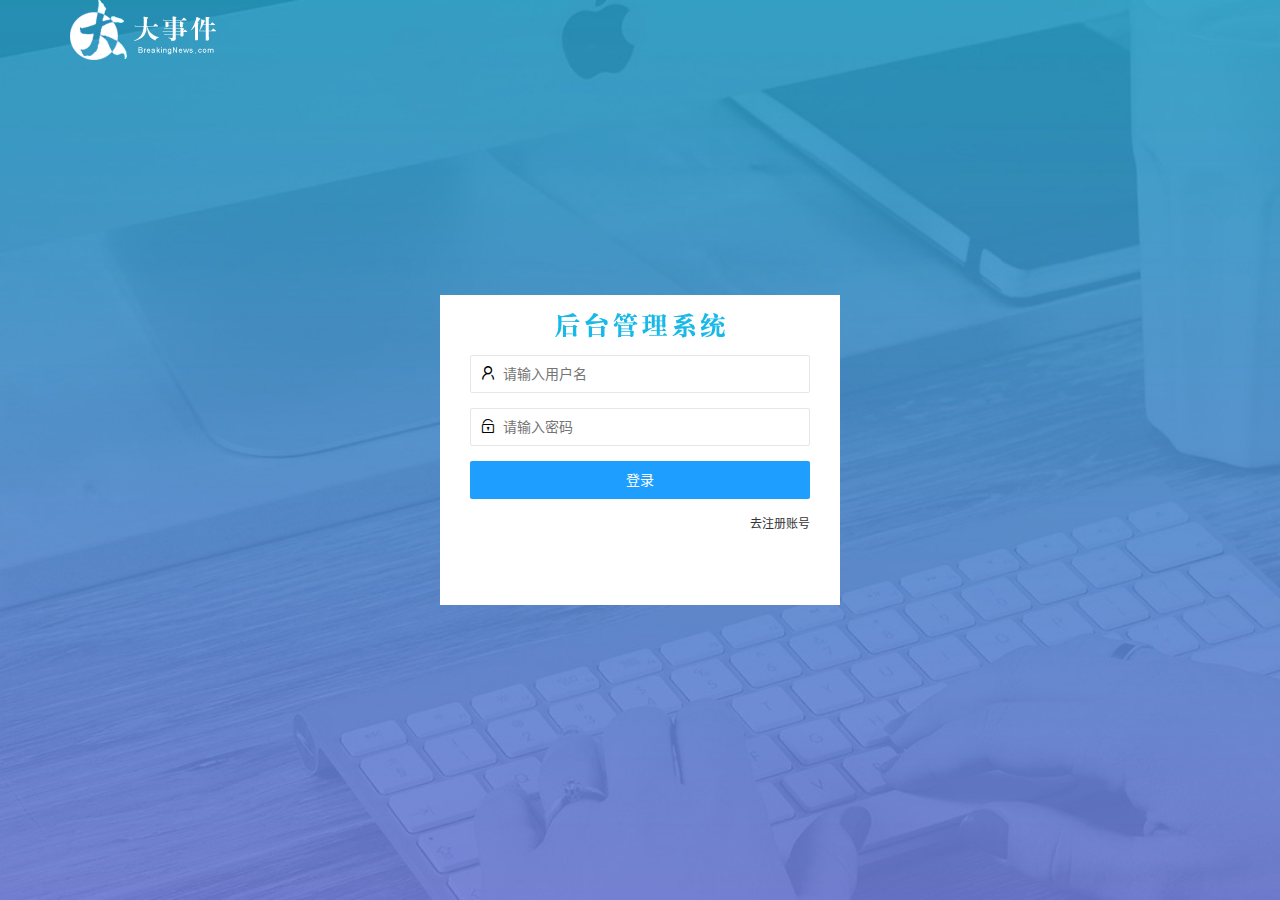
<file: login.html>
<!DOCTYPE html>
<html lang="zh-CN">

<head>
    <meta charset="UTF-8">
    <meta http-equiv="X-UA-Compatible" content="IE=edge">
    <meta name="viewport" content="width=device-width, initial-scale=1.0">
    <title>大事件-登录/注册</title>
    <link rel="stylesheet" href="/assets/lib/layui/css/layui.css">
    <link rel="stylesheet" href="/assets/css/login.css">
</head>

<body>
    <!-- 头部的logo区域 -->
    <div class="layui-main">
        <img src="/assets/images/logo.png" alt="">
    </div>

    <!-- 登录注册区域 -->
    <div class="loginAndRegBox">
        <div class="title-box"></div>
        <!-- 登录的div -->
        <div class="login-box">
            <!-- 登录的表单 -->
            <form class="layui-form" id="form_login">
                <!-- 用户名 -->
                <div class="layui-form-item">
                    <i class="layui-icon layui-icon-username"></i>
                    <input type="text" name="username" required lay-verify="required" placeholder="请输入用户名" autocomplete="off" class="layui-input">
                </div>
                <!-- 密码 -->
                <div class="layui-form-item">
                    <i class="layui-icon layui-icon-password"></i>
                    <input type="password" name="password" required lay-verify="required|pass" placeholder="请输入密码" autocomplete="off" class="layui-input">
                </div>
                <!-- 登录按钮 -->
                <div class="layui-form-item">
                    <!-- 注：表单提交按钮和普通按钮的区别是lay-submit属性  -->
                    <button class="layui-btn layui-btn-fluid layui-btn-normal" lay-submit>登录</button>
                </div>
                <div class="layui-form-item links">
                    <a href="javascript:;" id="link_reg">去注册账号</a>
                </div>
            </form>
        </div>
        <!-- 注册的div -->
        <div class="reg-box">
            <!-- 注册的表单 -->
            <form class="layui-form" id="form_reg">
                <!-- 用户名 -->
                <div class="layui-form-item">
                    <i class="layui-icon layui-icon-username"></i>
                    <input type="text" name="username" required lay-verify="required" placeholder="请输入用户名" autocomplete="off" class="layui-input">
                </div>
                <!-- 密码 -->
                <div class="layui-form-item">
                    <i class="layui-icon layui-icon-password"></i>
                    <input type="password" name="password" required lay-verify="required|pass" placeholder="请输入密码" autocomplete="off" class="layui-input">
                </div>
                <!-- 密码确认 -->
                <div class="layui-form-item">
                    <i class="layui-icon layui-icon-password"></i>
                    <input type="password" name="repassword" required lay-verify="required|pass|repass" placeholder="再次确认密码" autocomplete="off" class="layui-input">
                </div>
                <!-- 注册按钮 -->
                <div class="layui-form-item">
                    <!-- 注：表单提交按钮和普通按钮的区别是lay-submit属性  -->
                    <button class="layui-btn layui-btn-fluid layui-btn-normal" lay-submit>注册</button>
                </div>
                <div class="layui-form-item links">
                    <a href="javascript:;" id="link_login">去登录</a>
                </div>
            </form>
        </div>
    </div>

    <!-- 导入 Layui 的JS文件 -->
    <script src="/assets/lib/layui/layui.all.js"></script>
    <!-- 导入jQuery -->
    <script src="/assets/lib/jquery.js"></script>
    <script src="/assets/js/baseAPI.js"></script>
    <!-- 导入自己的login.js -->
    <script src="/assets/js/login.js"></script>
</body>

</html>
</file>
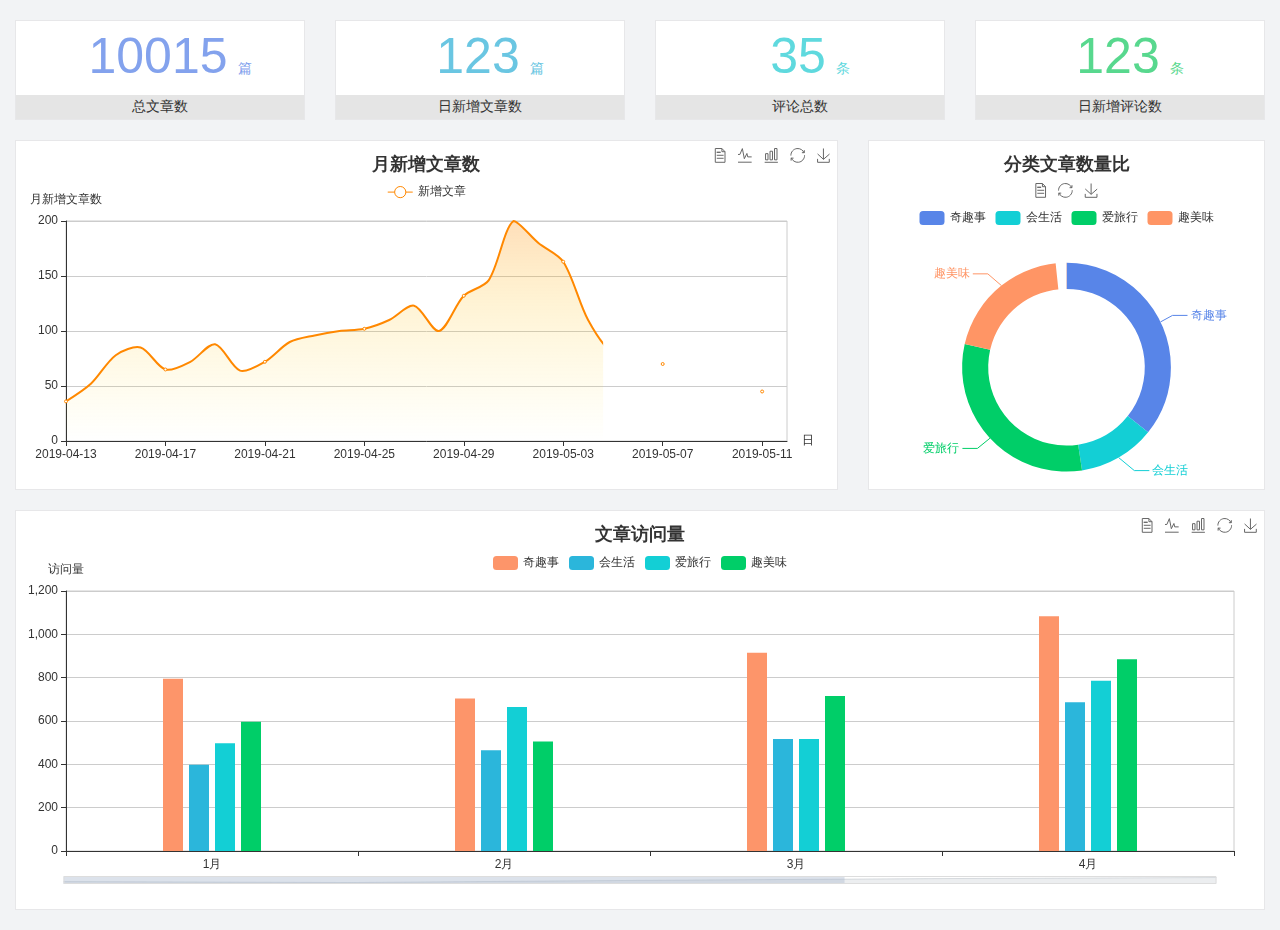
<file: home/dashboard.html>
<!DOCTYPE html>
<html lang="en">

<head>
  <meta charset="UTF-8">
  <meta name="viewport" content="width=device-width, initial-scale=1.0">
  <meta http-equiv="X-UA-Compatible" content="ie=edge">
  <title>图表统计</title>
  <link rel="stylesheet" href="../../assets/lib/bootstrap.css" />
  <link rel="stylesheet" href="../../assets/lib/main.css" />
  <script src="../../assets/lib/jquery.js"></script>
  <script type="text/javascript" src="../../assets/lib/echarts.min.js"></script>
</head>

<body>
  <div class="container-fluid">
    <div class="row spannel_list">
      <div class="col-sm-3 col-xs-6">
        <div class="spannel">
          <em>10015</em><span>篇</span>
          <b>总文章数</b>
        </div>
      </div>
      <div class="col-sm-3 col-xs-6">
        <div class="spannel scolor01">
          <em>123</em><span>篇</span>
          <b>日新增文章数</b>
        </div>
      </div>
      <div class="col-sm-3 col-xs-6">
        <div class="spannel scolor02">
          <em>35</em><span>条</span>
          <b>评论总数</b>
        </div>
      </div>
      <div class="col-sm-3 col-xs-6">
        <div class="spannel scolor03">
          <em>123</em><span>条</span>
          <b>日新增评论数</b>
        </div>
      </div>
    </div>
  </div>

  <div class="container-fluid">
    <div class="row curve-pie">
      <div class="col-lg-8 col-md-8">
        <div class="gragh_pannel" id="curve_show"></div>
      </div>
      <div class="col-lg-4 col-md-4">
        <div class="gragh_pannel" id="pie_show"></div>
      </div>
    </div>
  </div>

  <div class="container-fluid">
    <div class="column_pannel" id="column_show"></div>
  </div>

  <script>
    var oChart = echarts.init(document.getElementById('curve_show'));
    var aList_all = [
      { 'count': 36, 'date': '2019-04-13' },
      { 'count': 52, 'date': '2019-04-14' },
      { 'count': 78, 'date': '2019-04-15' },
      { 'count': 85, 'date': '2019-04-16' },
      { 'count': 65, 'date': '2019-04-17' },
      { 'count': 72, 'date': '2019-04-18' },
      { 'count': 88, 'date': '2019-04-19' },
      { 'count': 64, 'date': '2019-04-20' },
      { 'count': 72, 'date': '2019-04-21' },
      { 'count': 90, 'date': '2019-04-22' },
      { 'count': 96, 'date': '2019-04-23' },
      { 'count': 100, 'date': '2019-04-24' },
      { 'count': 102, 'date': '2019-04-25' },
      { 'count': 110, 'date': '2019-04-26' },
      { 'count': 123, 'date': '2019-04-27' },
      { 'count': 100, 'date': '2019-04-28' },
      { 'count': 132, 'date': '2019-04-29' },
      { 'count': 146, 'date': '2019-04-30' },
      { 'count': 200, 'date': '2019-05-01' },
      { 'count': 180, 'date': '2019-05-02' },
      { 'count': 163, 'date': '2019-05-03' },
      { 'count': 110, 'date': '2019-05-04' },
      { 'count': 80, 'date': '2019-05-05' },
      { 'count': 82, 'date': '2019-05-06' },
      { 'count': 70, 'date': '2019-05-07' },
      { 'count': 65, 'date': '2019-05-08' },
      { 'count': 54, 'date': '2019-05-09' },
      { 'count': 40, 'date': '2019-05-10' },
      { 'count': 45, 'date': '2019-05-11' },
      { 'count': 38, 'date': '2019-05-12' },
    ];

    let aCount = [];
    let aDate = [];

    for (var i = 0; i < aList_all.length; i++) {
      aCount.push(aList_all[i].count);
      aDate.push(aList_all[i].date);
    }

    var chartopt = {
      title: {
        text: '月新增文章数',
        left: 'center',
        top: '10'
      },
      tooltip: {
        trigger: 'axis'
      },
      legend: {
        data: ['新增文章'],
        top: '40'
      },
      toolbox: {
        show: true,
        feature: {
          mark: { show: true },
          dataView: { show: true, readOnly: false },
          magicType: { show: true, type: ['line', 'bar'] },
          restore: { show: true },
          saveAsImage: { show: true }
        }
      },
      calculable: true,
      xAxis: [
        {
          name: '日',
          type: 'category',
          boundaryGap: false,
          data: aDate
        }
      ],
      yAxis: [
        {
          name: '月新增文章数',
          type: 'value'
        }
      ],
      series: [
        {
          name: '新增文章',
          type: 'line',
          smooth: true,
          itemStyle: { normal: { areaStyle: { type: 'default' }, color: '#f80' }, lineStyle: { color: '#f80' } },
          data: aCount
        }],
      areaStyle: {
        normal: {
          color: new echarts.graphic.LinearGradient(0, 0, 0, 1, [{
            offset: 0,
            color: 'rgba(255,136,0,0.39)'
          }, {
            offset: .34,
            color: 'rgba(255,180,0,0.25)'
          }, {
            offset: 1,
            color: 'rgba(255,222,0,0.00)'
          }])

        }
      },
      grid: {
        show: true,
        x: 50,
        x2: 50,
        y: 80,
        height: 220
      }
    };

    oChart.setOption(chartopt);


    var oPie = echarts.init(document.getElementById('pie_show'));
    var oPieopt =
    {
      title: {
        top: 10,
        text: '分类文章数量比',
        x: 'center'
      },
      tooltip: {
        trigger: 'item',
        formatter: "{a} <br/>{b} : {c} ({d}%)"
      },
      color: ['#5885e8', '#13cfd5', '#00ce68', '#ff9565'],
      legend: {
        x: 'center',
        top: 65,
        data: ['奇趣事', '会生活', '爱旅行', '趣美味']
      },
      toolbox: {
        show: true,
        x: 'center',
        top: 35,
        feature: {
          mark: { show: true },
          dataView: { show: true, readOnly: false },
          magicType: {
            show: true,
            type: ['pie', 'funnel'],
            option: {
              funnel: {
                x: '25%',
                width: '50%',
                funnelAlign: 'left',
                max: 1548
              }
            }
          },
          restore: { show: true },
          saveAsImage: { show: true }
        }
      },
      calculable: true,
      series: [
        {
          name: '访问来源',
          type: 'pie',
          radius: ['45%', '60%'],
          center: ['50%', '65%'],
          data: [
            { value: 300, name: '奇趣事' },
            { value: 100, name: '会生活' },
            { value: 260, name: '爱旅行' },
            { value: 180, name: '趣美味' }
          ]
        }
      ]
    };
    oPie.setOption(oPieopt);



    var oColumn = this.echarts.init(document.getElementById('column_show'));
    var oColumnopt =
    {
      title: {
        text: '文章访问量',
        left: 'center',
        top: '10'
      },
      tooltip: {
        trigger: 'axis'
      },
      legend: {
        data: ['奇趣事', '会生活', '爱旅行', '趣美味'],
        top: '40'
      },
      toolbox: {
        show: true,
        feature: {
          mark: { show: true },
          dataView: { show: true, readOnly: false },
          magicType: { show: true, type: ['line', 'bar'] },
          restore: { show: true },
          saveAsImage: { show: true }
        }
      },
      calculable: true,
      xAxis: [
        {
          type: 'category',
          data: ['1月', '2月', '3月', '4月', '5月']
        }
      ],
      yAxis: [
        {
          name: '访问量',
          type: 'value'
        }
      ],
      series: [
        {
          name: '奇趣事',
          type: 'bar',
          barWidth: 20,
          itemStyle: {
            normal: { areaStyle: { type: 'default' }, color: '#fd956a' }
          },
          data: [800, 708, 920, 1090, 1200]
        },
        {
          name: '会生活',
          type: 'bar',
          barWidth: 20,
          itemStyle: {
            normal: { areaStyle: { type: 'default' }, color: '#2bb6db' }
          },
          data: [400, 468, 520, 690, 800]
        },
        {
          name: '爱旅行',
          type: 'bar',
          barWidth: 20,
          itemStyle: {
            normal: { areaStyle: { type: 'default' }, color: '#13cfd5' }
          },
          data: [500, 668, 520, 790, 900]
        },
        {
          name: '趣美味',
          type: 'bar',
          barWidth: 20,
          itemStyle: {
            normal: { areaStyle: { type: 'default' }, color: '#00ce68' }
          },
          data: [600, 508, 720, 890, 1000]
        }
      ],
      grid: {
        show: true,
        x: 50,
        x2: 30,
        y: 80,
        height: 260
      },
      dataZoom: [//给x轴设置滚动条
        {
          start: 0,//默认为0
          end: 100 - 1000 / 31,//默认为100
          type: 'slider',
          show: true,
          xAxisIndex: [0],
          handleSize: 0,//滑动条的 左右2个滑动条的大小
          height: 8,//组件高度
          left: 45, //左边的距离
          right: 50,//右边的距离
          bottom: 26,//右边的距离
          handleColor: '#ddd',//h滑动图标的颜色
          handleStyle: {
            borderColor: "#cacaca",
            borderWidth: "1",
            shadowBlur: 2,
            background: "#ddd",
            shadowColor: "#ddd",
          }
        }]
    };
    oColumn.setOption(oColumnopt);
  </script>
</body>

</html>
</file>
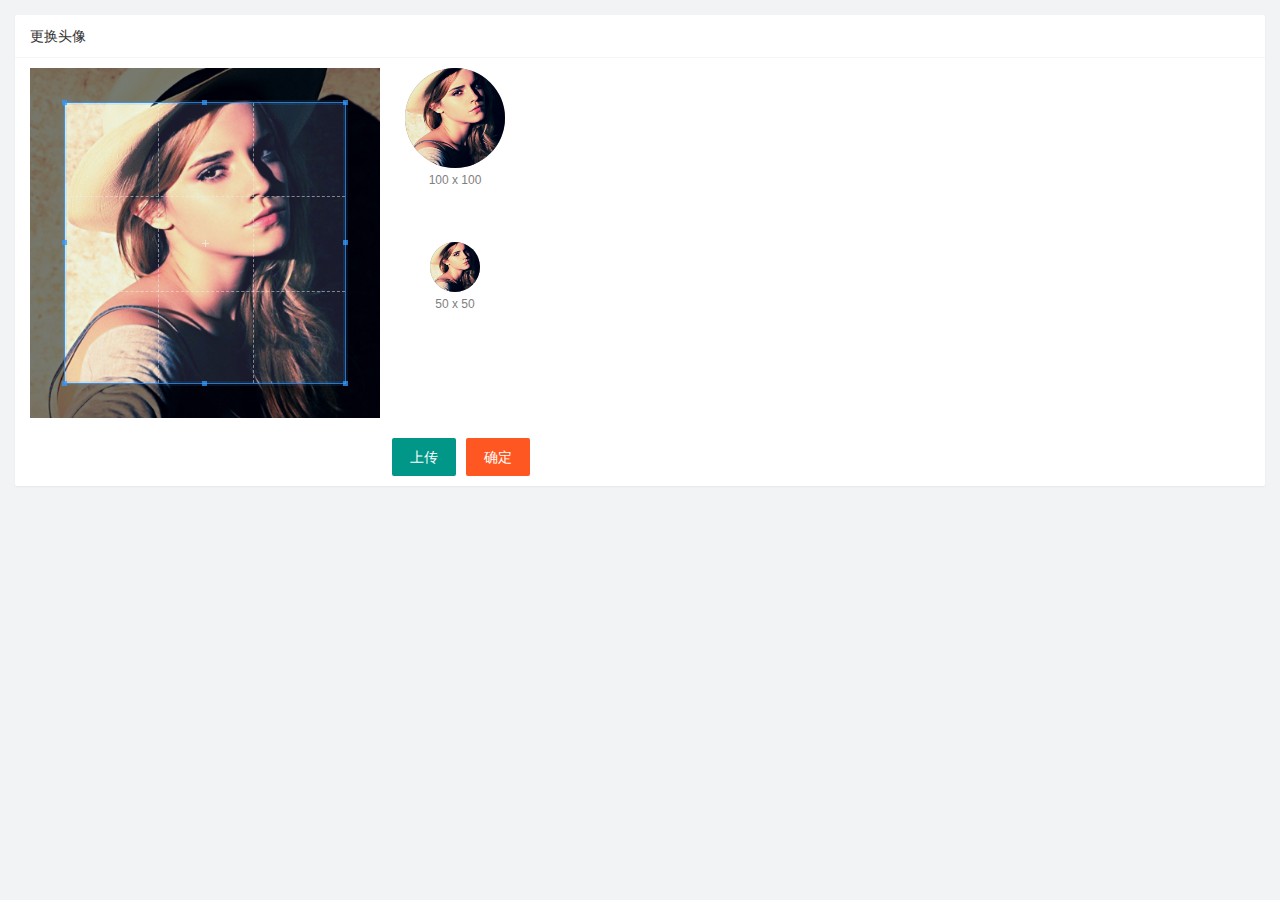
<file: user/user_avatar.html>
<!DOCTYPE html>
<html lang="en">

<head>
    <meta charset="UTF-8">
    <meta http-equiv="X-UA-Compatible" content="IE=edge">
    <meta name="viewport" content="width=device-width, initial-scale=1.0">
    <title>Document</title>
    <link rel="stylesheet" href="/assets/lib/layui/css/layui.css">
    <link rel="stylesheet" href="/assets/lib/cropper/cropper.css">
    <link rel="stylesheet" href="/assets/css/user/user_avatar.css">
</head>

<body>
    <div class="layui-card">
        <div class="layui-card-header">更换头像</div>
        <div class="layui-card-body">
            <!-- 第一行的图片裁剪和预览区域 -->
            <div class="row1">
                <!-- 图片裁剪区域 -->
                <div class="cropper-box">
                    <!-- 这个 img 标签很重要，将来会把它初始化为裁剪区域 -->
                    <img id="image" src="/assets/images/sample.jpg" />
                </div>
                <!-- 图片的预览区域 -->
                <div class="preview-box">
                    <div>
                        <!-- 宽高为 100px 的预览区域 -->
                        <div class="img-preview w100"></div>
                        <p class="size">100 x 100</p>
                    </div>
                    <div>
                        <!-- 宽高为 50px 的预览区域 -->
                        <div class="img-preview w50"></div>
                        <p class="size">50 x 50</p>
                    </div>
                </div>
            </div>

            <!-- 第二行的按钮区域 -->
            <div class="row2">
                <!-- 通过accept属性 可以指定，允许用户选择什么类型的文件 -->
                <input type="file" id="file" accept="image/png,image/jpeg">
                <button type="button" class="layui-btn" id="btnChooseImage">上传</button>
                <button type="button" class="layui-btn layui-btn-danger" id="btnUpload">确定</button>
            </div>
        </div>
    </div>
    <script src="/assets/lib/layui/layui.all.js"></script>
    <script src="/assets/lib/jquery.js"></script>
    <script src="/assets/lib/cropper/Cropper.js"></script>
    <script src="/assets/lib/cropper/jquery-cropper.js"></script>
    <script src="/assets/js/baseAPI.js"></script>
    <script src="/assets/js/user/user_avatar.js"></script>
</body>

</html>
</file>
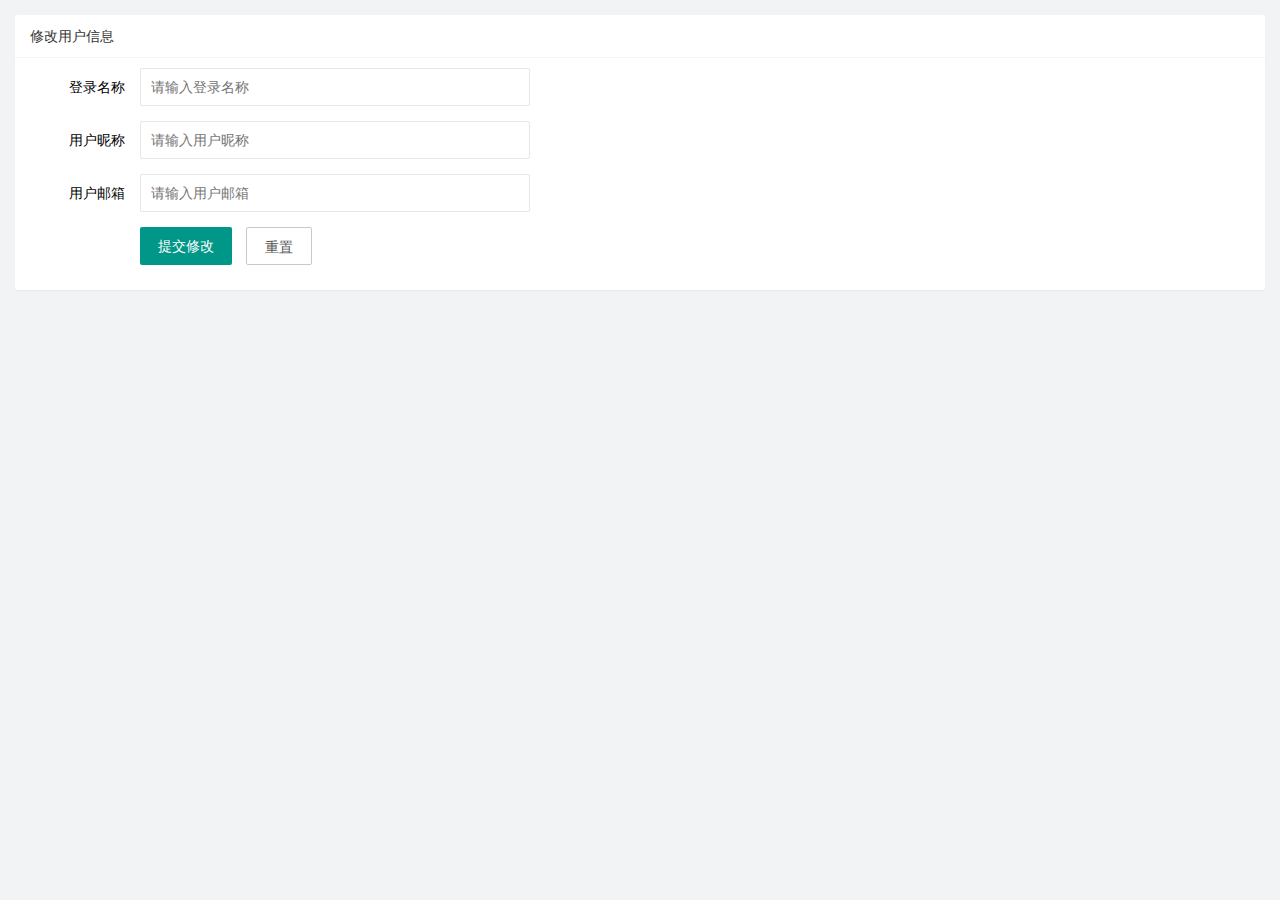
<file: user/user_info.html>
<!DOCTYPE html>
<html lang="en">

<head>
    <meta charset="UTF-8">
    <meta http-equiv="X-UA-Compatible" content="IE=edge">
    <meta name="viewport" content="width=device-width, initial-scale=1.0">
    <title>Document</title>
    <!-- 导入 layui 的样式 -->
    <link rel="stylesheet" href="/assets/lib/layui/css/layui.css">
    <!-- 导入自己的样式表 -->
    <link rel="stylesheet" href="/assets/css/user/user_info.css">
</head>

<body>
    <div class="layui-card">
        <div class="layui-card-header">修改用户信息</div>
        <div class="layui-card-body">
            <!-- form 表单区域 -->
            <form class="layui-form" lay-filter='formUserInfo'>
                <!-- 这是隐藏域 -->
                <input type="hidden" name="id">
                <div class="layui-form-item">
                    <label class="layui-form-label">登录名称</label>
                    <div class="layui-input-block">
                        <input type="text" name="username" required lay-verify="required" placeholder="请输入登录名称" autocomplete="off" class="layui-input" readonly>
                    </div>
                </div>
                <div class="layui-form-item">
                    <label class="layui-form-label">用户昵称</label>
                    <div class="layui-input-block">
                        <input type="text" name="nickname" required lay-verify="required|nickname" placeholder="请输入用户昵称" autocomplete="off" class="layui-input">
                    </div>
                </div>
                <div class="layui-form-item">
                    <label class="layui-form-label">用户邮箱</label>
                    <div class="layui-input-block">
                        <input type="text" name="email" required lay-verify="required|email" placeholder="请输入用户邮箱" autocomplete="off" class="layui-input">
                    </div>
                </div>
                <div class="layui-form-item">
                    <div class="layui-input-block">
                        <button class="layui-btn" lay-submit lay-filter="formDemo">提交修改</button>
                        <button type="reset" class="layui-btn layui-btn-primary" id="btnReset">重置</button>
                    </div>
                </div>
            </form>
        </div>
    </div>

    <!-- 导入 layui 的js -->
    <script src="/assets/lib/layui/layui.all.js"></script>
    <!-- 导入jQuery -->
    <script src="/assets/lib/jquery.js"></script>
    <!-- 导入 baseAPI  -->
    <script src="/assets/js/baseAPI.js"></script>
    <!-- 导入自己的js -->
    <script src="/assets/js/user/user_info.js"></script>
</body>

</html>
</file>
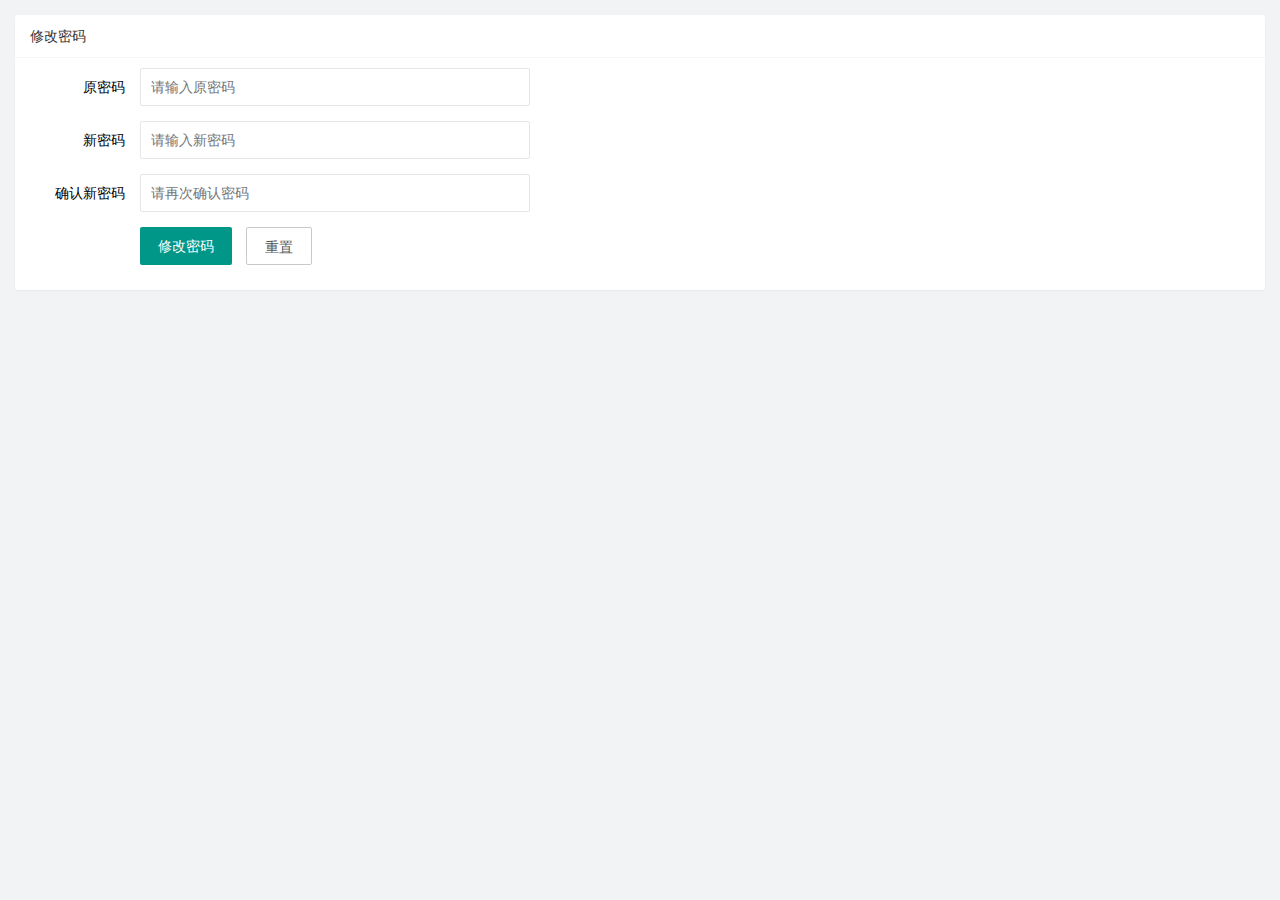
<file: user/user_pwd.html>
<!DOCTYPE html>
<html lang="en">

<head>
    <meta charset="UTF-8">
    <meta http-equiv="X-UA-Compatible" content="IE=edge">
    <meta name="viewport" content="width=device-width, initial-scale=1.0">
    <title>Document</title>
    <link rel="stylesheet" href="/assets/lib/layui/css/layui.css">
    <link rel="stylesheet" href="/assets/css/user/user_pwd.css">
</head>

<body>
    <div class="layui-card">
        <div class="layui-card-header">修改密码</div>
        <div class="layui-card-body">
            <form class="layui-form">
                <div class="layui-form-item">
                    <label class="layui-form-label">原密码</label>
                    <div class="layui-input-block">
                        <input type="password" name="oldPwd" required lay-verify="required|pwd" placeholder="请输入原密码" autocomplete="off" class="layui-input">
                    </div>
                </div>
                <div class="layui-form-item">
                    <label class="layui-form-label">新密码</label>
                    <div class="layui-input-block">
                        <input type="password" name="newPwd" required lay-verify="required|pwd|samePwd" placeholder="请输入新密码" autocomplete="off" class="layui-input">
                    </div>
                </div>
                <div class="layui-form-item">
                    <label class="layui-form-label">确认新密码</label>
                    <div class="layui-input-block">
                        <input type="password" name="rePwd" required lay-verify="required|pwd|rePwd" placeholder="请再次确认密码" autocomplete="off" class="layui-input">
                    </div>
                </div>
                <div class="layui-form-item">
                    <div class="layui-input-block">
                        <button class="layui-btn" lay-submit lay-filter="formDemo">修改密码</button>
                        <button type="reset" class="layui-btn layui-btn-primary">重置</button>
                    </div>
                </div>
            </form>
        </div>
    </div>
    <!-- 导入layui 的js -->
    <script src="/assets/lib/layui/layui.all.js"></script>
    <!-- 导入jQuery -->
    <script src="/assets/lib/jquery.js"></script>
    <!-- 导入baseAPI -->
    <script src="/assets/js/baseAPI.js"></script>
    <!-- 导入自己的js脚本 -->
    <script src="/assets/js/user/user_pwd.js"></script>
</body>

</html>
</file>
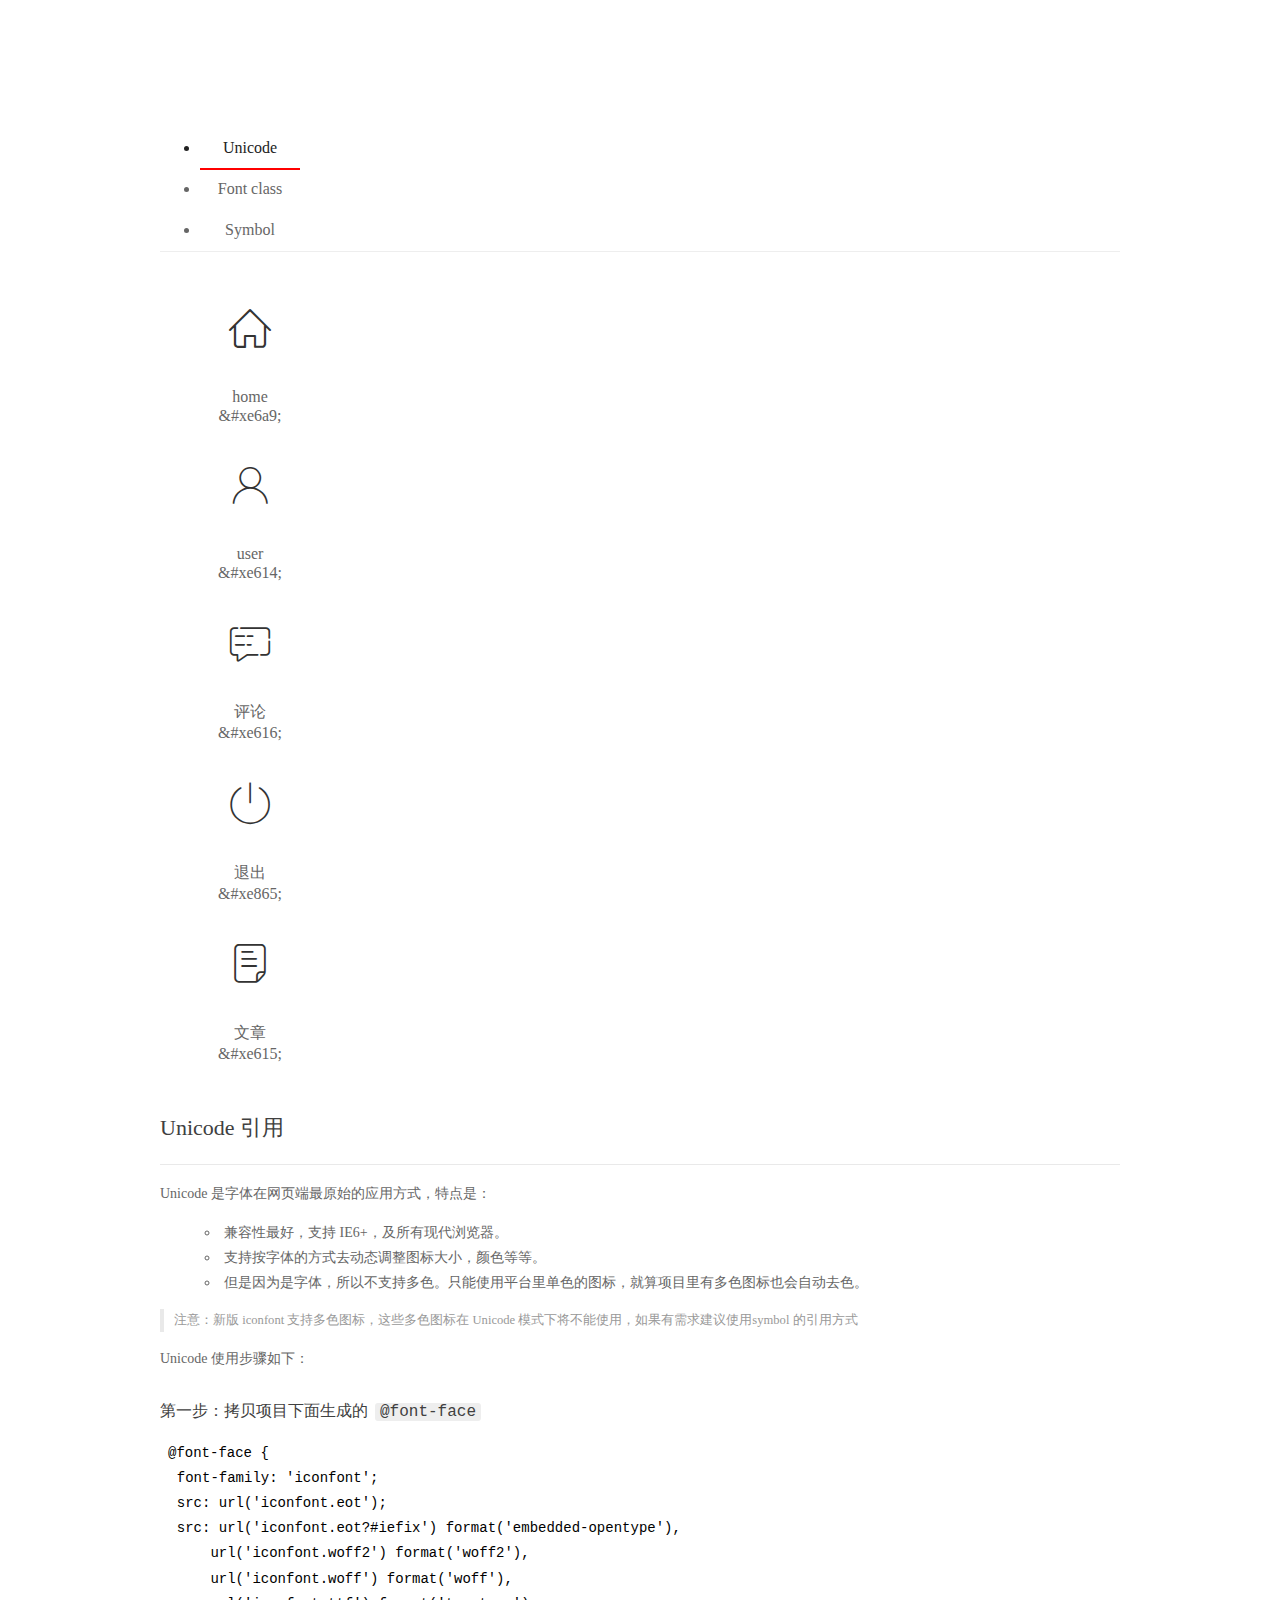
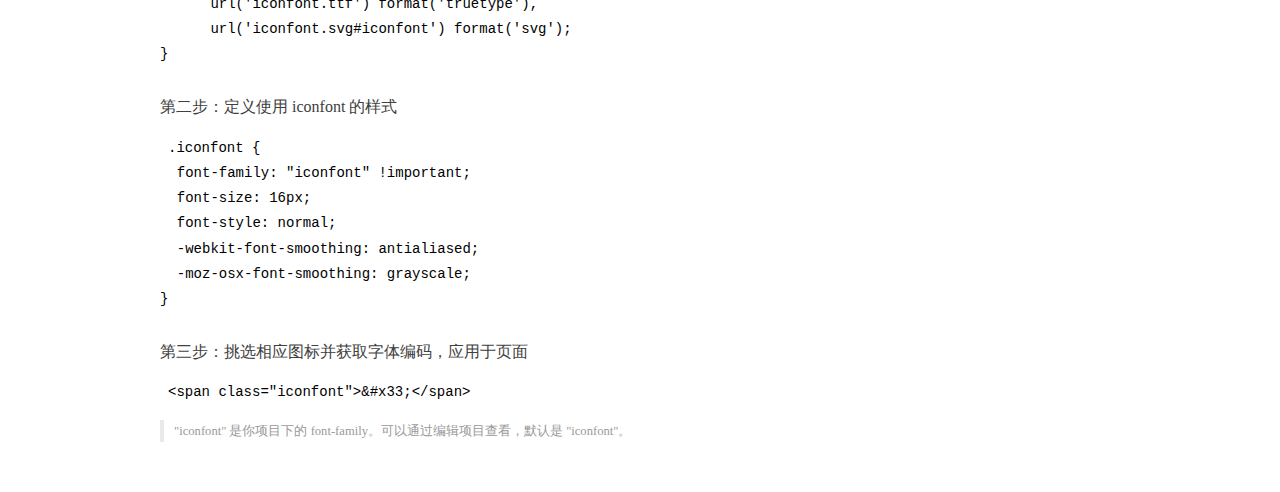
<file: assets/fonts/demo_index.html>
<!DOCTYPE html>
<html>
<head>
  <meta charset="utf-8"/>
  <title>IconFont Demo</title>
  <link rel="shortcut icon" href="https://gtms04.alicdn.com/tps/i4/TB1_oz6GVXXXXaFXpXXJDFnIXXX-64-64.ico" type="image/x-icon"/>
  <link rel="stylesheet" href="https://g.alicdn.com/thx/cube/1.3.2/cube.min.css">
  <link rel="stylesheet" href="demo.css">
  <link rel="stylesheet" href="iconfont.css">
  <script src="iconfont.js"></script>
  <!-- jQuery -->
  <script src="https://a1.alicdn.com/oss/uploads/2018/12/26/7bfddb60-08e8-11e9-9b04-53e73bb6408b.js"></script>
  <!-- 代码高亮 -->
  <script src="https://a1.alicdn.com/oss/uploads/2018/12/26/a3f714d0-08e6-11e9-8a15-ebf944d7534c.js"></script>
</head>
<body>
  <div class="main">
    <h1 class="logo"><a href="https://www.iconfont.cn/" title="iconfont 首页" target="_blank">&#xe86b;</a></h1>
    <div class="nav-tabs">
      <ul id="tabs" class="dib-box">
        <li class="dib active"><span>Unicode</span></li>
        <li class="dib"><span>Font class</span></li>
        <li class="dib"><span>Symbol</span></li>
      </ul>
      
    </div>
    <div class="tab-container">
      <div class="content unicode" style="display: block;">
          <ul class="icon_lists dib-box">
          
            <li class="dib">
              <span class="icon iconfont">&#xe6a9;</span>
                <div class="name">home</div>
                <div class="code-name">&amp;#xe6a9;</div>
              </li>
          
            <li class="dib">
              <span class="icon iconfont">&#xe614;</span>
                <div class="name">user</div>
                <div class="code-name">&amp;#xe614;</div>
              </li>
          
            <li class="dib">
              <span class="icon iconfont">&#xe616;</span>
                <div class="name">评论</div>
                <div class="code-name">&amp;#xe616;</div>
              </li>
          
            <li class="dib">
              <span class="icon iconfont">&#xe865;</span>
                <div class="name">退出</div>
                <div class="code-name">&amp;#xe865;</div>
              </li>
          
            <li class="dib">
              <span class="icon iconfont">&#xe615;</span>
                <div class="name">文章</div>
                <div class="code-name">&amp;#xe615;</div>
              </li>
          
          </ul>
          <div class="article markdown">
          <h2 id="unicode-">Unicode 引用</h2>
          <hr>

          <p>Unicode 是字体在网页端最原始的应用方式，特点是：</p>
          <ul>
            <li>兼容性最好，支持 IE6+，及所有现代浏览器。</li>
            <li>支持按字体的方式去动态调整图标大小，颜色等等。</li>
            <li>但是因为是字体，所以不支持多色。只能使用平台里单色的图标，就算项目里有多色图标也会自动去色。</li>
          </ul>
          <blockquote>
            <p>注意：新版 iconfont 支持多色图标，这些多色图标在 Unicode 模式下将不能使用，如果有需求建议使用symbol 的引用方式</p>
          </blockquote>
          <p>Unicode 使用步骤如下：</p>
          <h3 id="-font-face">第一步：拷贝项目下面生成的 <code>@font-face</code></h3>
<pre><code class="language-css"
>@font-face {
  font-family: 'iconfont';
  src: url('iconfont.eot');
  src: url('iconfont.eot?#iefix') format('embedded-opentype'),
      url('iconfont.woff2') format('woff2'),
      url('iconfont.woff') format('woff'),
      url('iconfont.ttf') format('truetype'),
      url('iconfont.svg#iconfont') format('svg');
}
</code></pre>
          <h3 id="-iconfont-">第二步：定义使用 iconfont 的样式</h3>
<pre><code class="language-css"
>.iconfont {
  font-family: "iconfont" !important;
  font-size: 16px;
  font-style: normal;
  -webkit-font-smoothing: antialiased;
  -moz-osx-font-smoothing: grayscale;
}
</code></pre>
          <h3 id="-">第三步：挑选相应图标并获取字体编码，应用于页面</h3>
<pre>
<code class="language-html"
>&lt;span class="iconfont"&gt;&amp;#x33;&lt;/span&gt;
</code></pre>
          <blockquote>
            <p>"iconfont" 是你项目下的 font-family。可以通过编辑项目查看，默认是 "iconfont"。</p>
          </blockquote>
          </div>
      </div>
      <div class="content font-class">
        <ul class="icon_lists dib-box">
          
          <li class="dib">
            <span class="icon iconfont icon-home"></span>
            <div class="name">
              home
            </div>
            <div class="code-name">.icon-home
            </div>
          </li>
          
          <li class="dib">
            <span class="icon iconfont icon-user"></span>
            <div class="name">
              user
            </div>
            <div class="code-name">.icon-user
            </div>
          </li>
          
          <li class="dib">
            <span class="icon iconfont icon-pinglun"></span>
            <div class="name">
              评论
            </div>
            <div class="code-name">.icon-pinglun
            </div>
          </li>
          
          <li class="dib">
            <span class="icon iconfont icon-tuichu"></span>
            <div class="name">
              退出
            </div>
            <div class="code-name">.icon-tuichu
            </div>
          </li>
          
          <li class="dib">
            <span class="icon iconfont icon-16"></span>
            <div class="name">
              文章
            </div>
            <div class="code-name">.icon-16
            </div>
          </li>
          
        </ul>
        <div class="article markdown">
        <h2 id="font-class-">font-class 引用</h2>
        <hr>

        <p>font-class 是 Unicode 使用方式的一种变种，主要是解决 Unicode 书写不直观，语意不明确的问题。</p>
        <p>与 Unicode 使用方式相比，具有如下特点：</p>
        <ul>
          <li>兼容性良好，支持 IE8+，及所有现代浏览器。</li>
          <li>相比于 Unicode 语意明确，书写更直观。可以很容易分辨这个 icon 是什么。</li>
          <li>因为使用 class 来定义图标，所以当要替换图标时，只需要修改 class 里面的 Unicode 引用。</li>
          <li>不过因为本质上还是使用的字体，所以多色图标还是不支持的。</li>
        </ul>
        <p>使用步骤如下：</p>
        <h3 id="-fontclass-">第一步：引入项目下面生成的 fontclass 代码：</h3>
<pre><code class="language-html">&lt;link rel="stylesheet" href="./iconfont.css"&gt;
</code></pre>
        <h3 id="-">第二步：挑选相应图标并获取类名，应用于页面：</h3>
<pre><code class="language-html">&lt;span class="iconfont icon-xxx"&gt;&lt;/span&gt;
</code></pre>
        <blockquote>
          <p>"
            iconfont" 是你项目下的 font-family。可以通过编辑项目查看，默认是 "iconfont"。</p>
        </blockquote>
      </div>
      </div>
      <div class="content symbol">
          <ul class="icon_lists dib-box">
          
            <li class="dib">
                <svg class="icon svg-icon" aria-hidden="true">
                  <use xlink:href="#icon-home"></use>
                </svg>
                <div class="name">home</div>
                <div class="code-name">#icon-home</div>
            </li>
          
            <li class="dib">
                <svg class="icon svg-icon" aria-hidden="true">
                  <use xlink:href="#icon-user"></use>
                </svg>
                <div class="name">user</div>
                <div class="code-name">#icon-user</div>
            </li>
          
            <li class="dib">
                <svg class="icon svg-icon" aria-hidden="true">
                  <use xlink:href="#icon-pinglun"></use>
                </svg>
                <div class="name">评论</div>
                <div class="code-name">#icon-pinglun</div>
            </li>
          
            <li class="dib">
                <svg class="icon svg-icon" aria-hidden="true">
                  <use xlink:href="#icon-tuichu"></use>
                </svg>
                <div class="name">退出</div>
                <div class="code-name">#icon-tuichu</div>
            </li>
          
            <li class="dib">
                <svg class="icon svg-icon" aria-hidden="true">
                  <use xlink:href="#icon-16"></use>
                </svg>
                <div class="name">文章</div>
                <div class="code-name">#icon-16</div>
            </li>
          
          </ul>
          <div class="article markdown">
          <h2 id="symbol-">Symbol 引用</h2>
          <hr>

          <p>这是一种全新的使用方式，应该说这才是未来的主流，也是平台目前推荐的用法。相关介绍可以参考这篇<a href="">文章</a>
            这种用法其实是做了一个 SVG 的集合，与另外两种相比具有如下特点：</p>
          <ul>
            <li>支持多色图标了，不再受单色限制。</li>
            <li>通过一些技巧，支持像字体那样，通过 <code>font-size</code>, <code>color</code> 来调整样式。</li>
            <li>兼容性较差，支持 IE9+，及现代浏览器。</li>
            <li>浏览器渲染 SVG 的性能一般，还不如 png。</li>
          </ul>
          <p>使用步骤如下：</p>
          <h3 id="-symbol-">第一步：引入项目下面生成的 symbol 代码：</h3>
<pre><code class="language-html">&lt;script src="./iconfont.js"&gt;&lt;/script&gt;
</code></pre>
          <h3 id="-css-">第二步：加入通用 CSS 代码（引入一次就行）：</h3>
<pre><code class="language-html">&lt;style&gt;
.icon {
  width: 1em;
  height: 1em;
  vertical-align: -0.15em;
  fill: currentColor;
  overflow: hidden;
}
&lt;/style&gt;
</code></pre>
          <h3 id="-">第三步：挑选相应图标并获取类名，应用于页面：</h3>
<pre><code class="language-html">&lt;svg class="icon" aria-hidden="true"&gt;
  &lt;use xlink:href="#icon-xxx"&gt;&lt;/use&gt;
&lt;/svg&gt;
</code></pre>
          </div>
      </div>

    </div>
  </div>
  <script>
  $(document).ready(function () {
      $('.tab-container .content:first').show()

      $('#tabs li').click(function (e) {
        var tabContent = $('.tab-container .content')
        var index = $(this).index()

        if ($(this).hasClass('active')) {
          return
        } else {
          $('#tabs li').removeClass('active')
          $(this).addClass('active')

          tabContent.hide().eq(index).fadeIn()
        }
      })
    })
  </script>
</body>
</html>
</file>
<file: assets/lib/layui/css/layui.css>
/** layui-v2.5.5 MIT License By https://www.layui.com */
 .layui-inline,img{display:inline-block;vertical-align:middle}h1,h2,h3,h4,h5,h6{font-weight:400}.layui-edge,.layui-header,.layui-inline,.layui-main{position:relative}.layui-body,.layui-edge,.layui-elip{overflow:hidden}.layui-btn,.layui-edge,.layui-inline,img{vertical-align:middle}.layui-btn,.layui-disabled,.layui-icon,.layui-unselect{-moz-user-select:none;-webkit-user-select:none;-ms-user-select:none}.layui-elip,.layui-form-checkbox span,.layui-form-pane .layui-form-label{text-overflow:ellipsis;white-space:nowrap}.layui-breadcrumb,.layui-tree-btnGroup{visibility:hidden}blockquote,body,button,dd,div,dl,dt,form,h1,h2,h3,h4,h5,h6,input,li,ol,p,pre,td,textarea,th,ul{margin:0;padding:0;-webkit-tap-highlight-color:rgba(0,0,0,0)}a:active,a:hover{outline:0}img{border:none}li{list-style:none}table{border-collapse:collapse;border-spacing:0}h4,h5,h6{font-size:100%}button,input,optgroup,option,select,textarea{font-family:inherit;font-size:inherit;font-style:inherit;font-weight:inherit;outline:0}pre{white-space:pre-wrap;white-space:-moz-pre-wrap;white-space:-pre-wrap;white-space:-o-pre-wrap;word-wrap:break-word}body{line-height:24px;font:14px Helvetica Neue,Helvetica,PingFang SC,Tahoma,Arial,sans-serif}hr{height:1px;margin:10px 0;border:0;clear:both}a{color:#333;text-decoration:none}a:hover{color:#777}a cite{font-style:normal;*cursor:pointer}.layui-border-box,.layui-border-box *{box-sizing:border-box}.layui-box,.layui-box *{box-sizing:content-box}.layui-clear{clear:both;*zoom:1}.layui-clear:after{content:'\20';clear:both;*zoom:1;display:block;height:0}.layui-inline{*display:inline;*zoom:1}.layui-edge{display:inline-block;width:0;height:0;border-width:6px;border-style:dashed;border-color:transparent}.layui-edge-top{top:-4px;border-bottom-color:#999;border-bottom-style:solid}.layui-edge-right{border-left-color:#999;border-left-style:solid}.layui-edge-bottom{top:2px;border-top-color:#999;border-top-style:solid}.layui-edge-left{border-right-color:#999;border-right-style:solid}.layui-disabled,.layui-disabled:hover{color:#d2d2d2!important;cursor:not-allowed!important}.layui-circle{border-radius:100%}.layui-show{display:block!important}.layui-hide{display:none!important}@font-face{font-family:layui-icon;src:url(../font/iconfont.eot?v=250);src:url(../font/iconfont.eot?v=250#iefix) format('embedded-opentype'),url(../font/iconfont.woff2?v=250) format('woff2'),url(../font/iconfont.woff?v=250) format('woff'),url(../font/iconfont.ttf?v=250) format('truetype'),url(../font/iconfont.svg?v=250#layui-icon) format('svg')}.layui-icon{font-family:layui-icon!important;font-size:16px;font-style:normal;-webkit-font-smoothing:antialiased;-moz-osx-font-smoothing:grayscale}.layui-icon-reply-fill:before{content:"\e611"}.layui-icon-set-fill:before{content:"\e614"}.layui-icon-menu-fill:before{content:"\e60f"}.layui-icon-search:before{content:"\e615"}.layui-icon-share:before{content:"\e641"}.layui-icon-set-sm:before{content:"\e620"}.layui-icon-engine:before{content:"\e628"}.layui-icon-close:before{content:"\1006"}.layui-icon-close-fill:before{content:"\1007"}.layui-icon-chart-screen:before{content:"\e629"}.layui-icon-star:before{content:"\e600"}.layui-icon-circle-dot:before{content:"\e617"}.layui-icon-chat:before{content:"\e606"}.layui-icon-release:before{content:"\e609"}.layui-icon-list:before{content:"\e60a"}.layui-icon-chart:before{content:"\e62c"}.layui-icon-ok-circle:before{content:"\1005"}.layui-icon-layim-theme:before{content:"\e61b"}.layui-icon-table:before{content:"\e62d"}.layui-icon-right:before{content:"\e602"}.layui-icon-left:before{content:"\e603"}.layui-icon-cart-simple:before{content:"\e698"}.layui-icon-face-cry:before{content:"\e69c"}.layui-icon-face-smile:before{content:"\e6af"}.layui-icon-survey:before{content:"\e6b2"}.layui-icon-tree:before{content:"\e62e"}.layui-icon-upload-circle:before{content:"\e62f"}.layui-icon-add-circle:before{content:"\e61f"}.layui-icon-download-circle:before{content:"\e601"}.layui-icon-templeate-1:before{content:"\e630"}.layui-icon-util:before{content:"\e631"}.layui-icon-face-surprised:before{content:"\e664"}.layui-icon-edit:before{content:"\e642"}.layui-icon-speaker:before{content:"\e645"}.layui-icon-down:before{content:"\e61a"}.layui-icon-file:before{content:"\e621"}.layui-icon-layouts:before{content:"\e632"}.layui-icon-rate-half:before{content:"\e6c9"}.layui-icon-add-circle-fine:before{content:"\e608"}.layui-icon-prev-circle:before{content:"\e633"}.layui-icon-read:before{content:"\e705"}.layui-icon-404:before{content:"\e61c"}.layui-icon-carousel:before{content:"\e634"}.layui-icon-help:before{content:"\e607"}.layui-icon-code-circle:before{content:"\e635"}.layui-icon-water:before{content:"\e636"}.layui-icon-username:before{content:"\e66f"}.layui-icon-find-fill:before{content:"\e670"}.layui-icon-about:before{content:"\e60b"}.layui-icon-location:before{content:"\e715"}.layui-icon-up:before{content:"\e619"}.layui-icon-pause:before{content:"\e651"}.layui-icon-date:before{content:"\e637"}.layui-icon-layim-uploadfile:before{content:"\e61d"}.layui-icon-delete:before{content:"\e640"}.layui-icon-play:before{content:"\e652"}.layui-icon-top:before{content:"\e604"}.layui-icon-friends:before{content:"\e612"}.layui-icon-refresh-3:before{content:"\e9aa"}.layui-icon-ok:before{content:"\e605"}.layui-icon-layer:before{content:"\e638"}.layui-icon-face-smile-fine:before{content:"\e60c"}.layui-icon-dollar:before{content:"\e659"}.layui-icon-group:before{content:"\e613"}.layui-icon-layim-download:before{content:"\e61e"}.layui-icon-picture-fine:before{content:"\e60d"}.layui-icon-link:before{content:"\e64c"}.layui-icon-diamond:before{content:"\e735"}.layui-icon-log:before{content:"\e60e"}.layui-icon-rate-solid:before{content:"\e67a"}.layui-icon-fonts-del:before{content:"\e64f"}.layui-icon-unlink:before{content:"\e64d"}.layui-icon-fonts-clear:before{content:"\e639"}.layui-icon-triangle-r:before{content:"\e623"}.layui-icon-circle:before{content:"\e63f"}.layui-icon-radio:before{content:"\e643"}.layui-icon-align-center:before{content:"\e647"}.layui-icon-align-right:before{content:"\e648"}.layui-icon-align-left:before{content:"\e649"}.layui-icon-loading-1:before{content:"\e63e"}.layui-icon-return:before{content:"\e65c"}.layui-icon-fonts-strong:before{content:"\e62b"}.layui-icon-upload:before{content:"\e67c"}.layui-icon-dialogue:before{content:"\e63a"}.layui-icon-video:before{content:"\e6ed"}.layui-icon-headset:before{content:"\e6fc"}.layui-icon-cellphone-fine:before{content:"\e63b"}.layui-icon-add-1:before{content:"\e654"}.layui-icon-face-smile-b:before{content:"\e650"}.layui-icon-fonts-html:before{content:"\e64b"}.layui-icon-form:before{content:"\e63c"}.layui-icon-cart:before{content:"\e657"}.layui-icon-camera-fill:before{content:"\e65d"}.layui-icon-tabs:before{content:"\e62a"}.layui-icon-fonts-code:before{content:"\e64e"}.layui-icon-fire:before{content:"\e756"}.layui-icon-set:before{content:"\e716"}.layui-icon-fonts-u:before{content:"\e646"}.layui-icon-triangle-d:before{content:"\e625"}.layui-icon-tips:before{content:"\e702"}.layui-icon-picture:before{content:"\e64a"}.layui-icon-more-vertical:before{content:"\e671"}.layui-icon-flag:before{content:"\e66c"}.layui-icon-loading:before{content:"\e63d"}.layui-icon-fonts-i:before{content:"\e644"}.layui-icon-refresh-1:before{content:"\e666"}.layui-icon-rmb:before{content:"\e65e"}.layui-icon-home:before{content:"\e68e"}.layui-icon-user:before{content:"\e770"}.layui-icon-notice:before{content:"\e667"}.layui-icon-login-weibo:before{content:"\e675"}.layui-icon-voice:before{content:"\e688"}.layui-icon-upload-drag:before{content:"\e681"}.layui-icon-login-qq:before{content:"\e676"}.layui-icon-snowflake:before{content:"\e6b1"}.layui-icon-file-b:before{content:"\e655"}.layui-icon-template:before{content:"\e663"}.layui-icon-auz:before{content:"\e672"}.layui-icon-console:before{content:"\e665"}.layui-icon-app:before{content:"\e653"}.layui-icon-prev:before{content:"\e65a"}.layui-icon-website:before{content:"\e7ae"}.layui-icon-next:before{content:"\e65b"}.layui-icon-component:before{content:"\e857"}.layui-icon-more:before{content:"\e65f"}.layui-icon-login-wechat:before{content:"\e677"}.layui-icon-shrink-right:before{content:"\e668"}.layui-icon-spread-left:before{content:"\e66b"}.layui-icon-camera:before{content:"\e660"}.layui-icon-note:before{content:"\e66e"}.layui-icon-refresh:before{content:"\e669"}.layui-icon-female:before{content:"\e661"}.layui-icon-male:before{content:"\e662"}.layui-icon-password:before{content:"\e673"}.layui-icon-senior:before{content:"\e674"}.layui-icon-theme:before{content:"\e66a"}.layui-icon-tread:before{content:"\e6c5"}.layui-icon-praise:before{content:"\e6c6"}.layui-icon-star-fill:before{content:"\e658"}.layui-icon-rate:before{content:"\e67b"}.layui-icon-template-1:before{content:"\e656"}.layui-icon-vercode:before{content:"\e679"}.layui-icon-cellphone:before{content:"\e678"}.layui-icon-screen-full:before{content:"\e622"}.layui-icon-screen-restore:before{content:"\e758"}.layui-icon-cols:before{content:"\e610"}.layui-icon-export:before{content:"\e67d"}.layui-icon-print:before{content:"\e66d"}.layui-icon-slider:before{content:"\e714"}.layui-icon-addition:before{content:"\e624"}.layui-icon-subtraction:before{content:"\e67e"}.layui-icon-service:before{content:"\e626"}.layui-icon-transfer:before{content:"\e691"}.layui-main{width:1140px;margin:0 auto}.layui-header{z-index:1000;height:60px}.layui-header a:hover{transition:all .5s;-webkit-transition:all .5s}.layui-side{position:fixed;left:0;top:0;bottom:0;z-index:999;width:200px;overflow-x:hidden}.layui-side-scroll{position:relative;width:220px;height:100%;overflow-x:hidden}.layui-body{position:absolute;left:200px;right:0;top:0;bottom:0;z-index:998;width:auto;overflow-y:auto;box-sizing:border-box}.layui-layout-body{overflow:hidden}.layui-layout-admin .layui-header{background-color:#23262E}.layui-layout-admin .layui-side{top:60px;width:200px;overflow-x:hidden}.layui-layout-admin .layui-body{position:fixed;top:60px;bottom:44px}.layui-layout-admin .layui-main{width:auto;margin:0 15px}.layui-layout-admin .layui-footer{position:fixed;left:200px;right:0;bottom:0;height:44px;line-height:44px;padding:0 15px;background-color:#eee}.layui-layout-admin .layui-logo{position:absolute;left:0;top:0;width:200px;height:100%;line-height:60px;text-align:center;color:#009688;font-size:16px}.layui-layout-admin .layui-header .layui-nav{background:0 0}.layui-layout-left{position:absolute!important;left:200px;top:0}.layui-layout-right{position:absolute!important;right:0;top:0}.layui-container{position:relative;margin:0 auto;padding:0 15px;box-sizing:border-box}.layui-fluid{position:relative;margin:0 auto;padding:0 15px}.layui-row:after,.layui-row:before{content:'';display:block;clear:both}.layui-col-lg1,.layui-col-lg10,.layui-col-lg11,.layui-col-lg12,.layui-col-lg2,.layui-col-lg3,.layui-col-lg4,.layui-col-lg5,.layui-col-lg6,.layui-col-lg7,.layui-col-lg8,.layui-col-lg9,.layui-col-md1,.layui-col-md10,.layui-col-md11,.layui-col-md12,.layui-col-md2,.layui-col-md3,.layui-col-md4,.layui-col-md5,.layui-col-md6,.layui-col-md7,.layui-col-md8,.layui-col-md9,.layui-col-sm1,.layui-col-sm10,.layui-col-sm11,.layui-col-sm12,.layui-col-sm2,.layui-col-sm3,.layui-col-sm4,.layui-col-sm5,.layui-col-sm6,.layui-col-sm7,.layui-col-sm8,.layui-col-sm9,.layui-col-xs1,.layui-col-xs10,.layui-col-xs11,.layui-col-xs12,.layui-col-xs2,.layui-col-xs3,.layui-col-xs4,.layui-col-xs5,.layui-col-xs6,.layui-col-xs7,.layui-col-xs8,.layui-col-xs9{position:relative;display:block;box-sizing:border-box}.layui-col-xs1,.layui-col-xs10,.layui-col-xs11,.layui-col-xs12,.layui-col-xs2,.layui-col-xs3,.layui-col-xs4,.layui-col-xs5,.layui-col-xs6,.layui-col-xs7,.layui-col-xs8,.layui-col-xs9{float:left}.layui-col-xs1{width:8.33333333%}.layui-col-xs2{width:16.66666667%}.layui-col-xs3{width:25%}.layui-col-xs4{width:33.33333333%}.layui-col-xs5{width:41.66666667%}.layui-col-xs6{width:50%}.layui-col-xs7{width:58.33333333%}.layui-col-xs8{width:66.66666667%}.layui-col-xs9{width:75%}.layui-col-xs10{width:83.33333333%}.layui-col-xs11{width:91.66666667%}.layui-col-xs12{width:100%}.layui-col-xs-offset1{margin-left:8.33333333%}.layui-col-xs-offset2{margin-left:16.66666667%}.layui-col-xs-offset3{margin-left:25%}.layui-col-xs-offset4{margin-left:33.33333333%}.layui-col-xs-offset5{margin-left:41.66666667%}.layui-col-xs-offset6{margin-left:50%}.layui-col-xs-offset7{margin-left:58.33333333%}.layui-col-xs-offset8{margin-left:66.66666667%}.layui-col-xs-offset9{margin-left:75%}.layui-col-xs-offset10{margin-left:83.33333333%}.layui-col-xs-offset11{margin-left:91.66666667%}.layui-col-xs-offset12{margin-left:100%}@media screen and (max-width:768px){.layui-hide-xs{display:none!important}.layui-show-xs-block{display:block!important}.layui-show-xs-inline{display:inline!important}.layui-show-xs-inline-block{display:inline-block!important}}@media screen and (min-width:768px){.layui-container{width:750px}.layui-hide-sm{display:none!important}.layui-show-sm-block{display:block!important}.layui-show-sm-inline{display:inline!important}.layui-show-sm-inline-block{display:inline-block!important}.layui-col-sm1,.layui-col-sm10,.layui-col-sm11,.layui-col-sm12,.layui-col-sm2,.layui-col-sm3,.layui-col-sm4,.layui-col-sm5,.layui-col-sm6,.layui-col-sm7,.layui-col-sm8,.layui-col-sm9{float:left}.layui-col-sm1{width:8.33333333%}.layui-col-sm2{width:16.66666667%}.layui-col-sm3{width:25%}.layui-col-sm4{width:33.33333333%}.layui-col-sm5{width:41.66666667%}.layui-col-sm6{width:50%}.layui-col-sm7{width:58.33333333%}.layui-col-sm8{width:66.66666667%}.layui-col-sm9{width:75%}.layui-col-sm10{width:83.33333333%}.layui-col-sm11{width:91.66666667%}.layui-col-sm12{width:100%}.layui-col-sm-offset1{margin-left:8.33333333%}.layui-col-sm-offset2{margin-left:16.66666667%}.layui-col-sm-offset3{margin-left:25%}.layui-col-sm-offset4{margin-left:33.33333333%}.layui-col-sm-offset5{margin-left:41.66666667%}.layui-col-sm-offset6{margin-left:50%}.layui-col-sm-offset7{margin-left:58.33333333%}.layui-col-sm-offset8{margin-left:66.66666667%}.layui-col-sm-offset9{margin-left:75%}.layui-col-sm-offset10{margin-left:83.33333333%}.layui-col-sm-offset11{margin-left:91.66666667%}.layui-col-sm-offset12{margin-left:100%}}@media screen and (min-width:992px){.layui-container{width:970px}.layui-hide-md{display:none!important}.layui-show-md-block{display:block!important}.layui-show-md-inline{display:inline!important}.layui-show-md-inline-block{display:inline-block!important}.layui-col-md1,.layui-col-md10,.layui-col-md11,.layui-col-md12,.layui-col-md2,.layui-col-md3,.layui-col-md4,.layui-col-md5,.layui-col-md6,.layui-col-md7,.layui-col-md8,.layui-col-md9{float:left}.layui-col-md1{width:8.33333333%}.layui-col-md2{width:16.66666667%}.layui-col-md3{width:25%}.layui-col-md4{width:33.33333333%}.layui-col-md5{width:41.66666667%}.layui-col-md6{width:50%}.layui-col-md7{width:58.33333333%}.layui-col-md8{width:66.66666667%}.layui-col-md9{width:75%}.layui-col-md10{width:83.33333333%}.layui-col-md11{width:91.66666667%}.layui-col-md12{width:100%}.layui-col-md-offset1{margin-left:8.33333333%}.layui-col-md-offset2{margin-left:16.66666667%}.layui-col-md-offset3{margin-left:25%}.layui-col-md-offset4{margin-left:33.33333333%}.layui-col-md-offset5{margin-left:41.66666667%}.layui-col-md-offset6{margin-left:50%}.layui-col-md-offset7{margin-left:58.33333333%}.layui-col-md-offset8{margin-left:66.66666667%}.layui-col-md-offset9{margin-left:75%}.layui-col-md-offset10{margin-left:83.33333333%}.layui-col-md-offset11{margin-left:91.66666667%}.layui-col-md-offset12{margin-left:100%}}@media screen and (min-width:1200px){.layui-container{width:1170px}.layui-hide-lg{display:none!important}.layui-show-lg-block{display:block!important}.layui-show-lg-inline{display:inline!important}.layui-show-lg-inline-block{display:inline-block!important}.layui-col-lg1,.layui-col-lg10,.layui-col-lg11,.layui-col-lg12,.layui-col-lg2,.layui-col-lg3,.layui-col-lg4,.layui-col-lg5,.layui-col-lg6,.layui-col-lg7,.layui-col-lg8,.layui-col-lg9{float:left}.layui-col-lg1{width:8.33333333%}.layui-col-lg2{width:16.66666667%}.layui-col-lg3{width:25%}.layui-col-lg4{width:33.33333333%}.layui-col-lg5{width:41.66666667%}.layui-col-lg6{width:50%}.layui-col-lg7{width:58.33333333%}.layui-col-lg8{width:66.66666667%}.layui-col-lg9{width:75%}.layui-col-lg10{width:83.33333333%}.layui-col-lg11{width:91.66666667%}.layui-col-lg12{width:100%}.layui-col-lg-offset1{margin-left:8.33333333%}.layui-col-lg-offset2{margin-left:16.66666667%}.layui-col-lg-offset3{margin-left:25%}.layui-col-lg-offset4{margin-left:33.33333333%}.layui-col-lg-offset5{margin-left:41.66666667%}.layui-col-lg-offset6{margin-left:50%}.layui-col-lg-offset7{margin-left:58.33333333%}.layui-col-lg-offset8{margin-left:66.66666667%}.layui-col-lg-offset9{margin-left:75%}.layui-col-lg-offset10{margin-left:83.33333333%}.layui-col-lg-offset11{margin-left:91.66666667%}.layui-col-lg-offset12{margin-left:100%}}.layui-col-space1{margin:-.5px}.layui-col-space1>*{padding:.5px}.layui-col-space3{margin:-1.5px}.layui-col-space3>*{padding:1.5px}.layui-col-space5{margin:-2.5px}.layui-col-space5>*{padding:2.5px}.layui-col-space8{margin:-3.5px}.layui-col-space8>*{padding:3.5px}.layui-col-space10{margin:-5px}.layui-col-space10>*{padding:5px}.layui-col-space12{margin:-6px}.layui-col-space12>*{padding:6px}.layui-col-space15{margin:-7.5px}.layui-col-space15>*{padding:7.5px}.layui-col-space18{margin:-9px}.layui-col-space18>*{padding:9px}.layui-col-space20{margin:-10px}.layui-col-space20>*{padding:10px}.layui-col-space22{margin:-11px}.layui-col-space22>*{padding:11px}.layui-col-space25{margin:-12.5px}.layui-col-space25>*{padding:12.5px}.layui-col-space30{margin:-15px}.layui-col-space30>*{padding:15px}.layui-btn,.layui-input,.layui-select,.layui-textarea,.layui-upload-button{outline:0;-webkit-appearance:none;transition:all .3s;-webkit-transition:all .3s;box-sizing:border-box}.layui-elem-quote{margin-bottom:10px;padding:15px;line-height:22px;border-left:5px solid #009688;border-radius:0 2px 2px 0;background-color:#f2f2f2}.layui-quote-nm{border-style:solid;border-width:1px 1px 1px 5px;background:0 0}.layui-elem-field{margin-bottom:10px;padding:0;border-width:1px;border-style:solid}.layui-elem-field legend{margin-left:20px;padding:0 10px;font-size:20px;font-weight:300}.layui-field-title{margin:10px 0 20px;border-width:1px 0 0}.layui-field-box{padding:10px 15px}.layui-field-title .layui-field-box{padding:10px 0}.layui-progress{position:relative;height:6px;border-radius:20px;background-color:#e2e2e2}.layui-progress-bar{position:absolute;left:0;top:0;width:0;max-width:100%;height:6px;border-radius:20px;text-align:right;background-color:#5FB878;transition:all .3s;-webkit-transition:all .3s}.layui-progress-big,.layui-progress-big .layui-progress-bar{height:18px;line-height:18px}.layui-progress-text{position:relative;top:-20px;line-height:18px;font-size:12px;color:#666}.layui-progress-big .layui-progress-text{position:static;padding:0 10px;color:#fff}.layui-collapse{border-width:1px;border-style:solid;border-radius:2px}.layui-colla-content,.layui-colla-item{border-top-width:1px;border-top-style:solid}.layui-colla-item:first-child{border-top:none}.layui-colla-title{position:relative;height:42px;line-height:42px;padding:0 15px 0 35px;color:#333;background-color:#f2f2f2;cursor:pointer;font-size:14px;overflow:hidden}.layui-colla-content{display:none;padding:10px 15px;line-height:22px;color:#666}.layui-colla-icon{position:absolute;left:15px;top:0;font-size:14px}.layui-card{margin-bottom:15px;border-radius:2px;background-color:#fff;box-shadow:0 1px 2px 0 rgba(0,0,0,.05)}.layui-card:last-child{margin-bottom:0}.layui-card-header{position:relative;height:42px;line-height:42px;padding:0 15px;border-bottom:1px solid #f6f6f6;color:#333;border-radius:2px 2px 0 0;font-size:14px}.layui-bg-black,.layui-bg-blue,.layui-bg-cyan,.layui-bg-green,.layui-bg-orange,.layui-bg-red{color:#fff!important}.layui-card-body{position:relative;padding:10px 15px;line-height:24px}.layui-card-body[pad15]{padding:15px}.layui-card-body[pad20]{padding:20px}.layui-card-body .layui-table{margin:5px 0}.layui-card .layui-tab{margin:0}.layui-panel-window{position:relative;padding:15px;border-radius:0;border-top:5px solid #E6E6E6;background-color:#fff}.layui-auxiliar-moving{position:fixed;left:0;right:0;top:0;bottom:0;width:100%;height:100%;background:0 0;z-index:9999999999}.layui-form-label,.layui-form-mid,.layui-form-select,.layui-input-block,.layui-input-inline,.layui-textarea{position:relative}.layui-bg-red{background-color:#FF5722!important}.layui-bg-orange{background-color:#FFB800!important}.layui-bg-green{background-color:#009688!important}.layui-bg-cyan{background-color:#2F4056!important}.layui-bg-blue{background-color:#1E9FFF!important}.layui-bg-black{background-color:#393D49!important}.layui-bg-gray{background-color:#eee!important;color:#666!important}.layui-badge-rim,.layui-colla-content,.layui-colla-item,.layui-collapse,.layui-elem-field,.layui-form-pane .layui-form-item[pane],.layui-form-pane .layui-form-label,.layui-input,.layui-layedit,.layui-layedit-tool,.layui-quote-nm,.layui-select,.layui-tab-bar,.layui-tab-card,.layui-tab-title,.layui-tab-title .layui-this:after,.layui-textarea{border-color:#e6e6e6}.layui-timeline-item:before,hr{background-color:#e6e6e6}.layui-text{line-height:22px;font-size:14px;color:#666}.layui-text h1,.layui-text h2,.layui-text h3{font-weight:500;color:#333}.layui-text h1{font-size:30px}.layui-text h2{font-size:24px}.layui-text h3{font-size:18px}.layui-text a:not(.layui-btn){color:#01AAED}.layui-text a:not(.layui-btn):hover{text-decoration:underline}.layui-text ul{padding:5px 0 5px 15px}.layui-text ul li{margin-top:5px;list-style-type:disc}.layui-text em,.layui-word-aux{color:#999!important;padding:0 5px!important}.layui-btn{display:inline-block;height:38px;line-height:38px;padding:0 18px;background-color:#009688;color:#fff;white-space:nowrap;text-align:center;font-size:14px;border:none;border-radius:2px;cursor:pointer}.layui-btn:hover{opacity:.8;filter:alpha(opacity=80);color:#fff}.layui-btn:active{opacity:1;filter:alpha(opacity=100)}.layui-btn+.layui-btn{margin-left:10px}.layui-btn-container{font-size:0}.layui-btn-container .layui-btn{margin-right:10px;margin-bottom:10px}.layui-btn-container .layui-btn+.layui-btn{margin-left:0}.layui-table .layui-btn-container .layui-btn{margin-bottom:9px}.layui-btn-radius{border-radius:100px}.layui-btn .layui-icon{margin-right:3px;font-size:18px;vertical-align:bottom;vertical-align:middle\9}.layui-btn-primary{border:1px solid #C9C9C9;background-color:#fff;color:#555}.layui-btn-primary:hover{border-color:#009688;color:#333}.layui-btn-normal{background-color:#1E9FFF}.layui-btn-warm{background-color:#FFB800}.layui-btn-danger{background-color:#FF5722}.layui-btn-checked{background-color:#5FB878}.layui-btn-disabled,.layui-btn-disabled:active,.layui-btn-disabled:hover{border:1px solid #e6e6e6;background-color:#FBFBFB;color:#C9C9C9;cursor:not-allowed;opacity:1}.layui-btn-lg{height:44px;line-height:44px;padding:0 25px;font-size:16px}.layui-btn-sm{height:30px;line-height:30px;padding:0 10px;font-size:12px}.layui-btn-sm i{font-size:16px!important}.layui-btn-xs{height:22px;line-height:22px;padding:0 5px;font-size:12px}.layui-btn-xs i{font-size:14px!important}.layui-btn-group{display:inline-block;vertical-align:middle;font-size:0}.layui-btn-group .layui-btn{margin-left:0!important;margin-right:0!important;border-left:1px solid rgba(255,255,255,.5);border-radius:0}.layui-btn-group .layui-btn-primary{border-left:none}.layui-btn-group .layui-btn-primary:hover{border-color:#C9C9C9;color:#009688}.layui-btn-group .layui-btn:first-child{border-left:none;border-radius:2px 0 0 2px}.layui-btn-group .layui-btn-primary:first-child{border-left:1px solid #c9c9c9}.layui-btn-group .layui-btn:last-child{border-radius:0 2px 2px 0}.layui-btn-group .layui-btn+.layui-btn{margin-left:0}.layui-btn-group+.layui-btn-group{margin-left:10px}.layui-btn-fluid{width:100%}.layui-input,.layui-select,.layui-textarea{height:38px;line-height:1.3;line-height:38px\9;border-width:1px;border-style:solid;background-color:#fff;border-radius:2px}.layui-input::-webkit-input-placeholder,.layui-select::-webkit-input-placeholder,.layui-textarea::-webkit-input-placeholder{line-height:1.3}.layui-input,.layui-textarea{display:block;width:100%;padding-left:10px}.layui-input:hover,.layui-textarea:hover{border-color:#D2D2D2!important}.layui-input:focus,.layui-textarea:focus{border-color:#C9C9C9!important}.layui-textarea{min-height:100px;height:auto;line-height:20px;padding:6px 10px;resize:vertical}.layui-select{padding:0 10px}.layui-form input[type=checkbox],.layui-form input[type=radio],.layui-form select{display:none}.layui-form [lay-ignore]{display:initial}.layui-form-item{margin-bottom:15px;clear:both;*zoom:1}.layui-form-item:after{content:'\20';clear:both;*zoom:1;display:block;height:0}.layui-form-label{float:left;display:block;padding:9px 15px;width:80px;font-weight:400;line-height:20px;text-align:right}.layui-form-label-col{display:block;float:none;padding:9px 0;line-height:20px;text-align:left}.layui-form-item .layui-inline{margin-bottom:5px;margin-right:10px}.layui-input-block{margin-left:110px;min-height:36px}.layui-input-inline{display:inline-block;vertical-align:middle}.layui-form-item .layui-input-inline{float:left;width:190px;margin-right:10px}.layui-form-text .layui-input-inline{width:auto}.layui-form-mid{float:left;display:block;padding:9px 0!important;line-height:20px;margin-right:10px}.layui-form-danger+.layui-form-select .layui-input,.layui-form-danger:focus{border-color:#FF5722!important}.layui-form-select .layui-input{padding-right:30px;cursor:pointer}.layui-form-select .layui-edge{position:absolute;right:10px;top:50%;margin-top:-3px;cursor:pointer;border-width:6px;border-top-color:#c2c2c2;border-top-style:solid;transition:all .3s;-webkit-transition:all .3s}.layui-form-select dl{display:none;position:absolute;left:0;top:42px;padding:5px 0;z-index:899;min-width:100%;border:1px solid #d2d2d2;max-height:300px;overflow-y:auto;background-color:#fff;border-radius:2px;box-shadow:0 2px 4px rgba(0,0,0,.12);box-sizing:border-box}.layui-form-select dl dd,.layui-form-select dl dt{padding:0 10px;line-height:36px;white-space:nowrap;overflow:hidden;text-overflow:ellipsis}.layui-form-select dl dt{font-size:12px;color:#999}.layui-form-select dl dd{cursor:pointer}.layui-form-select dl dd:hover{background-color:#f2f2f2;-webkit-transition:.5s all;transition:.5s all}.layui-form-select .layui-select-group dd{padding-left:20px}.layui-form-select dl dd.layui-select-tips{padding-left:10px!important;color:#999}.layui-form-select dl dd.layui-this{background-color:#5FB878;color:#fff}.layui-form-checkbox,.layui-form-select dl dd.layui-disabled{background-color:#fff}.layui-form-selected dl{display:block}.layui-form-checkbox,.layui-form-checkbox *,.layui-form-switch{display:inline-block;vertical-align:middle}.layui-form-selected .layui-edge{margin-top:-9px;-webkit-transform:rotate(180deg);transform:rotate(180deg);margin-top:-3px\9}:root .layui-form-selected .layui-edge{margin-top:-9px\0/IE9}.layui-form-selectup dl{top:auto;bottom:42px}.layui-select-none{margin:5px 0;text-align:center;color:#999}.layui-select-disabled .layui-disabled{border-color:#eee!important}.layui-select-disabled .layui-edge{border-top-color:#d2d2d2}.layui-form-checkbox{position:relative;height:30px;line-height:30px;margin-right:10px;padding-right:30px;cursor:pointer;font-size:0;-webkit-transition:.1s linear;transition:.1s linear;box-sizing:border-box}.layui-form-checkbox span{padding:0 10px;height:100%;font-size:14px;border-radius:2px 0 0 2px;background-color:#d2d2d2;color:#fff;overflow:hidden}.layui-form-checkbox:hover span{background-color:#c2c2c2}.layui-form-checkbox i{position:absolute;right:0;top:0;width:30px;height:28px;border:1px solid #d2d2d2;border-left:none;border-radius:0 2px 2px 0;color:#fff;font-size:20px;text-align:center}.layui-form-checkbox:hover i{border-color:#c2c2c2;color:#c2c2c2}.layui-form-checked,.layui-form-checked:hover{border-color:#5FB878}.layui-form-checked span,.layui-form-checked:hover span{background-color:#5FB878}.layui-form-checked i,.layui-form-checked:hover i{color:#5FB878}.layui-form-item .layui-form-checkbox{margin-top:4px}.layui-form-checkbox[lay-skin=primary]{height:auto!important;line-height:normal!important;min-width:18px;min-height:18px;border:none!important;margin-right:0;padding-left:28px;padding-right:0;background:0 0}.layui-form-checkbox[lay-skin=primary] span{padding-left:0;padding-right:15px;line-height:18px;background:0 0;color:#666}.layui-form-checkbox[lay-skin=primary] i{right:auto;left:0;width:16px;height:16px;line-height:16px;border:1px solid #d2d2d2;font-size:12px;border-radius:2px;background-color:#fff;-webkit-transition:.1s linear;transition:.1s linear}.layui-form-checkbox[lay-skin=primary]:hover i{border-color:#5FB878;color:#fff}.layui-form-checked[lay-skin=primary] i{border-color:#5FB878!important;background-color:#5FB878;color:#fff}.layui-checkbox-disbaled[lay-skin=primary] span{background:0 0!important;color:#c2c2c2}.layui-checkbox-disbaled[lay-skin=primary]:hover i{border-color:#d2d2d2}.layui-form-item .layui-form-checkbox[lay-skin=primary]{margin-top:10px}.layui-form-switch{position:relative;height:22px;line-height:22px;min-width:35px;padding:0 5px;margin-top:8px;border:1px solid #d2d2d2;border-radius:20px;cursor:pointer;background-color:#fff;-webkit-transition:.1s linear;transition:.1s linear}.layui-form-switch i{position:absolute;left:5px;top:3px;width:16px;height:16px;border-radius:20px;background-color:#d2d2d2;-webkit-transition:.1s linear;transition:.1s linear}.layui-form-switch em{position:relative;top:0;width:25px;margin-left:21px;padding:0!important;text-align:center!important;color:#999!important;font-style:normal!important;font-size:12px}.layui-form-onswitch{border-color:#5FB878;background-color:#5FB878}.layui-checkbox-disbaled,.layui-checkbox-disbaled i{border-color:#e2e2e2!important}.layui-form-onswitch i{left:100%;margin-left:-21px;background-color:#fff}.layui-form-onswitch em{margin-left:5px;margin-right:21px;color:#fff!important}.layui-checkbox-disbaled span{background-color:#e2e2e2!important}.layui-checkbox-disbaled:hover i{color:#fff!important}[lay-radio]{display:none}.layui-form-radio,.layui-form-radio *{display:inline-block;vertical-align:middle}.layui-form-radio{line-height:28px;margin:6px 10px 0 0;padding-right:10px;cursor:pointer;font-size:0}.layui-form-radio *{font-size:14px}.layui-form-radio>i{margin-right:8px;font-size:22px;color:#c2c2c2}.layui-form-radio>i:hover,.layui-form-radioed>i{color:#5FB878}.layui-radio-disbaled>i{color:#e2e2e2!important}.layui-form-pane .layui-form-label{width:110px;padding:8px 15px;height:38px;line-height:20px;border-width:1px;border-style:solid;border-radius:2px 0 0 2px;text-align:center;background-color:#FBFBFB;overflow:hidden;box-sizing:border-box}.layui-form-pane .layui-input-inline{margin-left:-1px}.layui-form-pane .layui-input-block{margin-left:110px;left:-1px}.layui-form-pane .layui-input{border-radius:0 2px 2px 0}.layui-form-pane .layui-form-text .layui-form-label{float:none;width:100%;border-radius:2px;box-sizing:border-box;text-align:left}.layui-form-pane .layui-form-text .layui-input-inline{display:block;margin:0;top:-1px;clear:both}.layui-form-pane .layui-form-text .layui-input-block{margin:0;left:0;top:-1px}.layui-form-pane .layui-form-text .layui-textarea{min-height:100px;border-radius:0 0 2px 2px}.layui-form-pane .layui-form-checkbox{margin:4px 0 4px 10px}.layui-form-pane .layui-form-radio,.layui-form-pane .layui-form-switch{margin-top:6px;margin-left:10px}.layui-form-pane .layui-form-item[pane]{position:relative;border-width:1px;border-style:solid}.layui-form-pane .layui-form-item[pane] .layui-form-label{position:absolute;left:0;top:0;height:100%;border-width:0 1px 0 0}.layui-form-pane .layui-form-item[pane] .layui-input-inline{margin-left:110px}@media screen and (max-width:450px){.layui-form-item .layui-form-label{text-overflow:ellipsis;overflow:hidden;white-space:nowrap}.layui-form-item .layui-inline{display:block;margin-right:0;margin-bottom:20px;clear:both}.layui-form-item .layui-inline:after{content:'\20';clear:both;display:block;height:0}.layui-form-item .layui-input-inline{display:block;float:none;left:-3px;width:auto;margin:0 0 10px 112px}.layui-form-item .layui-input-inline+.layui-form-mid{margin-left:110px;top:-5px;padding:0}.layui-form-item .layui-form-checkbox{margin-right:5px;margin-bottom:5px}}.layui-layedit{border-width:1px;border-style:solid;border-radius:2px}.layui-layedit-tool{padding:3px 5px;border-bottom-width:1px;border-bottom-style:solid;font-size:0}.layedit-tool-fixed{position:fixed;top:0;border-top:1px solid #e2e2e2}.layui-layedit-tool .layedit-tool-mid,.layui-layedit-tool .layui-icon{display:inline-block;vertical-align:middle;text-align:center;font-size:14px}.layui-layedit-tool .layui-icon{position:relative;width:32px;height:30px;line-height:30px;margin:3px 5px;color:#777;cursor:pointer;border-radius:2px}.layui-layedit-tool .layui-icon:hover{color:#393D49}.layui-layedit-tool .layui-icon:active{color:#000}.layui-layedit-tool .layedit-tool-active{background-color:#e2e2e2;color:#000}.layui-layedit-tool .layui-disabled,.layui-layedit-tool .layui-disabled:hover{color:#d2d2d2;cursor:not-allowed}.layui-layedit-tool .layedit-tool-mid{width:1px;height:18px;margin:0 10px;background-color:#d2d2d2}.layedit-tool-html{width:50px!important;font-size:30px!important}.layedit-tool-b,.layedit-tool-code,.layedit-tool-help{font-size:16px!important}.layedit-tool-d,.layedit-tool-face,.layedit-tool-image,.layedit-tool-unlink{font-size:18px!important}.layedit-tool-image input{position:absolute;font-size:0;left:0;top:0;width:100%;height:100%;opacity:.01;filter:Alpha(opacity=1);cursor:pointer}.layui-layedit-iframe iframe{display:block;width:100%}#LAY_layedit_code{overflow:hidden}.layui-laypage{display:inline-block;*display:inline;*zoom:1;vertical-align:middle;margin:10px 0;font-size:0}.layui-laypage>a:first-child,.layui-laypage>a:first-child em{border-radius:2px 0 0 2px}.layui-laypage>a:last-child,.layui-laypage>a:last-child em{border-radius:0 2px 2px 0}.layui-laypage>:first-child{margin-left:0!important}.layui-laypage>:last-child{margin-right:0!important}.layui-laypage a,.layui-laypage button,.layui-laypage input,.layui-laypage select,.layui-laypage span{border:1px solid #e2e2e2}.layui-laypage a,.layui-laypage span{display:inline-block;*display:inline;*zoom:1;vertical-align:middle;padding:0 15px;height:28px;line-height:28px;margin:0 -1px 5px 0;background-color:#fff;color:#333;font-size:12px}.layui-flow-more a *,.layui-laypage input,.layui-table-view select[lay-ignore]{display:inline-block}.layui-laypage a:hover{color:#009688}.layui-laypage em{font-style:normal}.layui-laypage .layui-laypage-spr{color:#999;font-weight:700}.layui-laypage a{text-decoration:none}.layui-laypage .layui-laypage-curr{position:relative}.layui-laypage .layui-laypage-curr em{position:relative;color:#fff}.layui-laypage .layui-laypage-curr .layui-laypage-em{position:absolute;left:-1px;top:-1px;padding:1px;width:100%;height:100%;background-color:#009688}.layui-laypage-em{border-radius:2px}.layui-laypage-next em,.layui-laypage-prev em{font-family:Sim sun;font-size:16px}.layui-laypage .layui-laypage-count,.layui-laypage .layui-laypage-limits,.layui-laypage .layui-laypage-refresh,.layui-laypage .layui-laypage-skip{margin-left:10px;margin-right:10px;padding:0;border:none}.layui-laypage .layui-laypage-limits,.layui-laypage .layui-laypage-refresh{vertical-align:top}.layui-laypage .layui-laypage-refresh i{font-size:18px;cursor:pointer}.layui-laypage select{height:22px;padding:3px;border-radius:2px;cursor:pointer}.layui-laypage .layui-laypage-skip{height:30px;line-height:30px;color:#999}.layui-laypage button,.layui-laypage input{height:30px;line-height:30px;border-radius:2px;vertical-align:top;background-color:#fff;box-sizing:border-box}.layui-laypage input{width:40px;margin:0 10px;padding:0 3px;text-align:center}.layui-laypage input:focus,.layui-laypage select:focus{border-color:#009688!important}.layui-laypage button{margin-left:10px;padding:0 10px;cursor:pointer}.layui-table,.layui-table-view{margin:10px 0}.layui-flow-more{margin:10px 0;text-align:center;color:#999;font-size:14px}.layui-flow-more a{height:32px;line-height:32px}.layui-flow-more a *{vertical-align:top}.layui-flow-more a cite{padding:0 20px;border-radius:3px;background-color:#eee;color:#333;font-style:normal}.layui-flow-more a cite:hover{opacity:.8}.layui-flow-more a i{font-size:30px;color:#737383}.layui-table{width:100%;background-color:#fff;color:#666}.layui-table tr{transition:all .3s;-webkit-transition:all .3s}.layui-table th{text-align:left;font-weight:400}.layui-table tbody tr:hover,.layui-table thead tr,.layui-table-click,.layui-table-header,.layui-table-hover,.layui-table-mend,.layui-table-patch,.layui-table-tool,.layui-table-total,.layui-table-total tr,.layui-table[lay-even] tr:nth-child(even){background-color:#f2f2f2}.layui-table td,.layui-table th,.layui-table-col-set,.layui-table-fixed-r,.layui-table-grid-down,.layui-table-header,.layui-table-page,.layui-table-tips-main,.layui-table-tool,.layui-table-total,.layui-table-view,.layui-table[lay-skin=line],.layui-table[lay-skin=row]{border-width:1px;border-style:solid;border-color:#e6e6e6}.layui-table td,.layui-table th{position:relative;padding:9px 15px;min-height:20px;line-height:20px;font-size:14px}.layui-table[lay-skin=line] td,.layui-table[lay-skin=line] th{border-width:0 0 1px}.layui-table[lay-skin=row] td,.layui-table[lay-skin=row] th{border-width:0 1px 0 0}.layui-table[lay-skin=nob] td,.layui-table[lay-skin=nob] th{border:none}.layui-table img{max-width:100px}.layui-table[lay-size=lg] td,.layui-table[lay-size=lg] th{padding:15px 30px}.layui-table-view .layui-table[lay-size=lg] .layui-table-cell{height:40px;line-height:40px}.layui-table[lay-size=sm] td,.layui-table[lay-size=sm] th{font-size:12px;padding:5px 10px}.layui-table-view .layui-table[lay-size=sm] .layui-table-cell{height:20px;line-height:20px}.layui-table[lay-data]{display:none}.layui-table-box{position:relative;overflow:hidden}.layui-table-view .layui-table{position:relative;width:auto;margin:0}.layui-table-view .layui-table[lay-skin=line]{border-width:0 1px 0 0}.layui-table-view .layui-table[lay-skin=row]{border-width:0 0 1px}.layui-table-view .layui-table td,.layui-table-view .layui-table th{padding:5px 0;border-top:none;border-left:none}.layui-table-view .layui-table th.layui-unselect .layui-table-cell span{cursor:pointer}.layui-table-view .layui-table td{cursor:default}.layui-table-view .layui-table td[data-edit=text]{cursor:text}.layui-table-view .layui-form-checkbox[lay-skin=primary] i{width:18px;height:18px}.layui-table-view .layui-form-radio{line-height:0;padding:0}.layui-table-view .layui-form-radio>i{margin:0;font-size:20px}.layui-table-init{position:absolute;left:0;top:0;width:100%;height:100%;text-align:center;z-index:110}.layui-table-init .layui-icon{position:absolute;left:50%;top:50%;margin:-15px 0 0 -15px;font-size:30px;color:#c2c2c2}.layui-table-header{border-width:0 0 1px;overflow:hidden}.layui-table-header .layui-table{margin-bottom:-1px}.layui-table-tool .layui-inline[lay-event]{position:relative;width:26px;height:26px;padding:5px;line-height:16px;margin-right:10px;text-align:center;color:#333;border:1px solid #ccc;cursor:pointer;-webkit-transition:.5s all;transition:.5s all}.layui-table-tool .layui-inline[lay-event]:hover{border:1px solid #999}.layui-table-tool-temp{padding-right:120px}.layui-table-tool-self{position:absolute;right:17px;top:10px}.layui-table-tool .layui-table-tool-self .layui-inline[lay-event]{margin:0 0 0 10px}.layui-table-tool-panel{position:absolute;top:29px;left:-1px;padding:5px 0;min-width:150px;min-height:40px;border:1px solid #d2d2d2;text-align:left;overflow-y:auto;background-color:#fff;box-shadow:0 2px 4px rgba(0,0,0,.12)}.layui-table-cell,.layui-table-tool-panel li{overflow:hidden;text-overflow:ellipsis;white-space:nowrap}.layui-table-tool-panel li{padding:0 10px;line-height:30px;-webkit-transition:.5s all;transition:.5s all}.layui-table-tool-panel li .layui-form-checkbox[lay-skin=primary]{width:100%;padding-left:28px}.layui-table-tool-panel li:hover{background-color:#f2f2f2}.layui-table-tool-panel li .layui-form-checkbox[lay-skin=primary] i{position:absolute;left:0;top:0}.layui-table-tool-panel li .layui-form-checkbox[lay-skin=primary] span{padding:0}.layui-table-tool .layui-table-tool-self .layui-table-tool-panel{left:auto;right:-1px}.layui-table-col-set{position:absolute;right:0;top:0;width:20px;height:100%;border-width:0 0 0 1px;background-color:#fff}.layui-table-sort{width:10px;height:20px;margin-left:5px;cursor:pointer!important}.layui-table-sort .layui-edge{position:absolute;left:5px;border-width:5px}.layui-table-sort .layui-table-sort-asc{top:3px;border-top:none;border-bottom-style:solid;border-bottom-color:#b2b2b2}.layui-table-sort .layui-table-sort-asc:hover{border-bottom-color:#666}.layui-table-sort .layui-table-sort-desc{bottom:5px;border-bottom:none;border-top-style:solid;border-top-color:#b2b2b2}.layui-table-sort .layui-table-sort-desc:hover{border-top-color:#666}.layui-table-sort[lay-sort=asc] .layui-table-sort-asc{border-bottom-color:#000}.layui-table-sort[lay-sort=desc] .layui-table-sort-desc{border-top-color:#000}.layui-table-cell{height:28px;line-height:28px;padding:0 15px;position:relative;box-sizing:border-box}.layui-table-cell .layui-form-checkbox[lay-skin=primary]{top:-1px;padding:0}.layui-table-cell .layui-table-link{color:#01AAED}.laytable-cell-checkbox,.laytable-cell-numbers,.laytable-cell-radio,.laytable-cell-space{padding:0;text-align:center}.layui-table-body{position:relative;overflow:auto;margin-right:-1px;margin-bottom:-1px}.layui-table-body .layui-none{line-height:26px;padding:15px;text-align:center;color:#999}.layui-table-fixed{position:absolute;left:0;top:0;z-index:101}.layui-table-fixed .layui-table-body{overflow:hidden}.layui-table-fixed-l{box-shadow:0 -1px 8px rgba(0,0,0,.08)}.layui-table-fixed-r{left:auto;right:-1px;border-width:0 0 0 1px;box-shadow:-1px 0 8px rgba(0,0,0,.08)}.layui-table-fixed-r .layui-table-header{position:relative;overflow:visible}.layui-table-mend{position:absolute;right:-49px;top:0;height:100%;width:50px}.layui-table-tool{position:relative;z-index:890;width:100%;min-height:50px;line-height:30px;padding:10px 15px;border-width:0 0 1px}.layui-table-tool .layui-btn-container{margin-bottom:-10px}.layui-table-page,.layui-table-total{border-width:1px 0 0;margin-bottom:-1px;overflow:hidden}.layui-table-page{position:relative;width:100%;padding:7px 7px 0;height:41px;font-size:12px;white-space:nowrap}.layui-table-page>div{height:26px}.layui-table-page .layui-laypage{margin:0}.layui-table-page .layui-laypage a,.layui-table-page .layui-laypage span{height:26px;line-height:26px;margin-bottom:10px;border:none;background:0 0}.layui-table-page .layui-laypage a,.layui-table-page .layui-laypage span.layui-laypage-curr{padding:0 12px}.layui-table-page .layui-laypage span{margin-left:0;padding:0}.layui-table-page .layui-laypage .layui-laypage-prev{margin-left:-7px!important}.layui-table-page .layui-laypage .layui-laypage-curr .layui-laypage-em{left:0;top:0;padding:0}.layui-table-page .layui-laypage button,.layui-table-page .layui-laypage input{height:26px;line-height:26px}.layui-table-page .layui-laypage input{width:40px}.layui-table-page .layui-laypage button{padding:0 10px}.layui-table-page select{height:18px}.layui-table-patch .layui-table-cell{padding:0;width:30px}.layui-table-edit{position:absolute;left:0;top:0;width:100%;height:100%;padding:0 14px 1px;border-radius:0;box-shadow:1px 1px 20px rgba(0,0,0,.15)}.layui-table-edit:focus{border-color:#5FB878!important}select.layui-table-edit{padding:0 0 0 10px;border-color:#C9C9C9}.layui-table-view .layui-form-checkbox,.layui-table-view .layui-form-radio,.layui-table-view .layui-form-switch{top:0;margin:0;box-sizing:content-box}.layui-table-view .layui-form-checkbox{top:-1px;height:26px;line-height:26px}.layui-table-view .layui-form-checkbox i{height:26px}.layui-table-grid .layui-table-cell{overflow:visible}.layui-table-grid-down{position:absolute;top:0;right:0;width:26px;height:100%;padding:5px 0;border-width:0 0 0 1px;text-align:center;background-color:#fff;color:#999;cursor:pointer}.layui-table-grid-down .layui-icon{position:absolute;top:50%;left:50%;margin:-8px 0 0 -8px}.layui-table-grid-down:hover{background-color:#fbfbfb}body .layui-table-tips .layui-layer-content{background:0 0;padding:0;box-shadow:0 1px 6px rgba(0,0,0,.12)}.layui-table-tips-main{margin:-44px 0 0 -1px;max-height:150px;padding:8px 15px;font-size:14px;overflow-y:scroll;background-color:#fff;color:#666}.layui-table-tips-c{position:absolute;right:-3px;top:-13px;width:20px;height:20px;padding:3px;cursor:pointer;background-color:#666;border-radius:50%;color:#fff}.layui-table-tips-c:hover{background-color:#777}.layui-table-tips-c:before{position:relative;right:-2px}.layui-upload-file{display:none!important;opacity:.01;filter:Alpha(opacity=1)}.layui-upload-drag,.layui-upload-form,.layui-upload-wrap{display:inline-block}.layui-upload-list{margin:10px 0}.layui-upload-choose{padding:0 10px;color:#999}.layui-upload-drag{position:relative;padding:30px;border:1px dashed #e2e2e2;background-color:#fff;text-align:center;cursor:pointer;color:#999}.layui-upload-drag .layui-icon{font-size:50px;color:#009688}.layui-upload-drag[lay-over]{border-color:#009688}.layui-upload-iframe{position:absolute;width:0;height:0;border:0;visibility:hidden}.layui-upload-wrap{position:relative;vertical-align:middle}.layui-upload-wrap .layui-upload-file{display:block!important;position:absolute;left:0;top:0;z-index:10;font-size:100px;width:100%;height:100%;opacity:.01;filter:Alpha(opacity=1);cursor:pointer}.layui-transfer-active,.layui-transfer-box{display:inline-block;vertical-align:middle}.layui-transfer-box,.layui-transfer-header,.layui-transfer-search{border-width:0;border-style:solid;border-color:#e6e6e6}.layui-transfer-box{position:relative;border-width:1px;width:200px;height:360px;border-radius:2px;background-color:#fff}.layui-transfer-box .layui-form-checkbox{width:100%;margin:0!important}.layui-transfer-header{height:38px;line-height:38px;padding:0 10px;border-bottom-width:1px}.layui-transfer-search{position:relative;padding:10px;border-bottom-width:1px}.layui-transfer-search .layui-input{height:32px;padding-left:30px;font-size:12px}.layui-transfer-search .layui-icon-search{position:absolute;left:20px;top:50%;margin-top:-8px;color:#666}.layui-transfer-active{margin:0 15px}.layui-transfer-active .layui-btn{display:block;margin:0;padding:0 15px;background-color:#5FB878;border-color:#5FB878;color:#fff}.layui-transfer-active .layui-btn-disabled{background-color:#FBFBFB;border-color:#e6e6e6;color:#C9C9C9}.layui-transfer-active .layui-btn:first-child{margin-bottom:15px}.layui-transfer-active .layui-btn .layui-icon{margin:0;font-size:14px!important}.layui-transfer-data{padding:5px 0;overflow:auto}.layui-transfer-data li{height:32px;line-height:32px;padding:0 10px}.layui-transfer-data li:hover{background-color:#f2f2f2;transition:.5s all}.layui-transfer-data .layui-none{padding:15px 10px;text-align:center;color:#999}.layui-nav{position:relative;padding:0 20px;background-color:#393D49;color:#fff;border-radius:2px;font-size:0;box-sizing:border-box}.layui-nav *{font-size:14px}.layui-nav .layui-nav-item{position:relative;display:inline-block;*display:inline;*zoom:1;vertical-align:middle;line-height:60px}.layui-nav .layui-nav-item a{display:block;padding:0 20px;color:#fff;color:rgba(255,255,255,.7);transition:all .3s;-webkit-transition:all .3s}.layui-nav .layui-this:after,.layui-nav-bar,.layui-nav-tree .layui-nav-itemed:after{position:absolute;left:0;top:0;width:0;height:5px;background-color:#5FB878;transition:all .2s;-webkit-transition:all .2s}.layui-nav-bar{z-index:1000}.layui-nav .layui-nav-item a:hover,.layui-nav .layui-this a{color:#fff}.layui-nav .layui-this:after{content:'';top:auto;bottom:0;width:100%}.layui-nav-img{width:30px;height:30px;margin-right:10px;border-radius:50%}.layui-nav .layui-nav-more{content:'';width:0;height:0;border-style:solid dashed dashed;border-color:#fff transparent transparent;overflow:hidden;cursor:pointer;transition:all .2s;-webkit-transition:all .2s;position:absolute;top:50%;right:3px;margin-top:-3px;border-width:6px;border-top-color:rgba(255,255,255,.7)}.layui-nav .layui-nav-mored,.layui-nav-itemed>a .layui-nav-more{margin-top:-9px;border-style:dashed dashed solid;border-color:transparent transparent #fff}.layui-nav-child{display:none;position:absolute;left:0;top:65px;min-width:100%;line-height:36px;padding:5px 0;box-shadow:0 2px 4px rgba(0,0,0,.12);border:1px solid #d2d2d2;background-color:#fff;z-index:100;border-radius:2px;white-space:nowrap}.layui-nav .layui-nav-child a{color:#333}.layui-nav .layui-nav-child a:hover{background-color:#f2f2f2;color:#000}.layui-nav-child dd{position:relative}.layui-nav .layui-nav-child dd.layui-this a,.layui-nav-child dd.layui-this{background-color:#5FB878;color:#fff}.layui-nav-child dd.layui-this:after{display:none}.layui-nav-tree{width:200px;padding:0}.layui-nav-tree .layui-nav-item{display:block;width:100%;line-height:45px}.layui-nav-tree .layui-nav-item a{position:relative;height:45px;line-height:45px;text-overflow:ellipsis;overflow:hidden;white-space:nowrap}.layui-nav-tree .layui-nav-item a:hover{background-color:#4E5465}.layui-nav-tree .layui-nav-bar{width:5px;height:0;background-color:#009688}.layui-nav-tree .layui-nav-child dd.layui-this,.layui-nav-tree .layui-nav-child dd.layui-this a,.layui-nav-tree .layui-this,.layui-nav-tree .layui-this>a,.layui-nav-tree .layui-this>a:hover{background-color:#009688;color:#fff}.layui-nav-tree .layui-this:after{display:none}.layui-nav-itemed>a,.layui-nav-tree .layui-nav-title a,.layui-nav-tree .layui-nav-title a:hover{color:#fff!important}.layui-nav-tree .layui-nav-child{position:relative;z-index:0;top:0;border:none;box-shadow:none}.layui-nav-tree .layui-nav-child a{height:40px;line-height:40px;color:#fff;color:rgba(255,255,255,.7)}.layui-nav-tree .layui-nav-child,.layui-nav-tree .layui-nav-child a:hover{background:0 0;color:#fff}.layui-nav-tree .layui-nav-more{right:10px}.layui-nav-itemed>.layui-nav-child{display:block;padding:0;background-color:rgba(0,0,0,.3)!important}.layui-nav-itemed>.layui-nav-child>.layui-this>.layui-nav-child{display:block}.layui-nav-side{position:fixed;top:0;bottom:0;left:0;overflow-x:hidden;z-index:999}.layui-bg-blue .layui-nav-bar,.layui-bg-blue .layui-nav-itemed:after,.layui-bg-blue .layui-this:after{background-color:#93D1FF}.layui-bg-blue .layui-nav-child dd.layui-this{background-color:#1E9FFF}.layui-bg-blue .layui-nav-itemed>a,.layui-nav-tree.layui-bg-blue .layui-nav-title a,.layui-nav-tree.layui-bg-blue .layui-nav-title a:hover{background-color:#007DDB!important}.layui-breadcrumb{font-size:0}.layui-breadcrumb>*{font-size:14px}.layui-breadcrumb a{color:#999!important}.layui-breadcrumb a:hover{color:#5FB878!important}.layui-breadcrumb a cite{color:#666;font-style:normal}.layui-breadcrumb span[lay-separator]{margin:0 10px;color:#999}.layui-tab{margin:10px 0;text-align:left!important}.layui-tab[overflow]>.layui-tab-title{overflow:hidden}.layui-tab-title{position:relative;left:0;height:40px;white-space:nowrap;font-size:0;border-bottom-width:1px;border-bottom-style:solid;transition:all .2s;-webkit-transition:all .2s}.layui-tab-title li{display:inline-block;*display:inline;*zoom:1;vertical-align:middle;font-size:14px;transition:all .2s;-webkit-transition:all .2s;position:relative;line-height:40px;min-width:65px;padding:0 15px;text-align:center;cursor:pointer}.layui-tab-title li a{display:block}.layui-tab-title .layui-this{color:#000}.layui-tab-title .layui-this:after{position:absolute;left:0;top:0;content:'';width:100%;height:41px;border-width:1px;border-style:solid;border-bottom-color:#fff;border-radius:2px 2px 0 0;box-sizing:border-box;pointer-events:none}.layui-tab-bar{position:absolute;right:0;top:0;z-index:10;width:30px;height:39px;line-height:39px;border-width:1px;border-style:solid;border-radius:2px;text-align:center;background-color:#fff;cursor:pointer}.layui-tab-bar .layui-icon{position:relative;display:inline-block;top:3px;transition:all .3s;-webkit-transition:all .3s}.layui-tab-item{display:none}.layui-tab-more{padding-right:30px;height:auto!important;white-space:normal!important}.layui-tab-more li.layui-this:after{border-bottom-color:#e2e2e2;border-radius:2px}.layui-tab-more .layui-tab-bar .layui-icon{top:-2px;top:3px\9;-webkit-transform:rotate(180deg);transform:rotate(180deg)}:root .layui-tab-more .layui-tab-bar .layui-icon{top:-2px\0/IE9}.layui-tab-content{padding:10px}.layui-tab-title li .layui-tab-close{position:relative;display:inline-block;width:18px;height:18px;line-height:20px;margin-left:8px;top:1px;text-align:center;font-size:14px;color:#c2c2c2;transition:all .2s;-webkit-transition:all .2s}.layui-tab-title li .layui-tab-close:hover{border-radius:2px;background-color:#FF5722;color:#fff}.layui-tab-brief>.layui-tab-title .layui-this{color:#009688}.layui-tab-brief>.layui-tab-more li.layui-this:after,.layui-tab-brief>.layui-tab-title .layui-this:after{border:none;border-radius:0;border-bottom:2px solid #5FB878}.layui-tab-brief[overflow]>.layui-tab-title .layui-this:after{top:-1px}.layui-tab-card{border-width:1px;border-style:solid;border-radius:2px;box-shadow:0 2px 5px 0 rgba(0,0,0,.1)}.layui-tab-card>.layui-tab-title{background-color:#f2f2f2}.layui-tab-card>.layui-tab-title li{margin-right:-1px;margin-left:-1px}.layui-tab-card>.layui-tab-title .layui-this{background-color:#fff}.layui-tab-card>.layui-tab-title .layui-this:after{border-top:none;border-width:1px;border-bottom-color:#fff}.layui-tab-card>.layui-tab-title .layui-tab-bar{height:40px;line-height:40px;border-radius:0;border-top:none;border-right:none}.layui-tab-card>.layui-tab-more .layui-this{background:0 0;color:#5FB878}.layui-tab-card>.layui-tab-more .layui-this:after{border:none}.layui-timeline{padding-left:5px}.layui-timeline-item{position:relative;padding-bottom:20px}.layui-timeline-axis{position:absolute;left:-5px;top:0;z-index:10;width:20px;height:20px;line-height:20px;background-color:#fff;color:#5FB878;border-radius:50%;text-align:center;cursor:pointer}.layui-timeline-axis:hover{color:#FF5722}.layui-timeline-item:before{content:'';position:absolute;left:5px;top:0;z-index:0;width:1px;height:100%}.layui-timeline-item:last-child:before{display:none}.layui-timeline-item:first-child:before{display:block}.layui-timeline-content{padding-left:25px}.layui-timeline-title{position:relative;margin-bottom:10px}.layui-badge,.layui-badge-dot,.layui-badge-rim{position:relative;display:inline-block;padding:0 6px;font-size:12px;text-align:center;background-color:#FF5722;color:#fff;border-radius:2px}.layui-badge{height:18px;line-height:18px}.layui-badge-dot{width:8px;height:8px;padding:0;border-radius:50%}.layui-badge-rim{height:18px;line-height:18px;border-width:1px;border-style:solid;background-color:#fff;color:#666}.layui-btn .layui-badge,.layui-btn .layui-badge-dot{margin-left:5px}.layui-nav .layui-badge,.layui-nav .layui-badge-dot{position:absolute;top:50%;margin:-8px 6px 0}.layui-tab-title .layui-badge,.layui-tab-title .layui-badge-dot{left:5px;top:-2px}.layui-carousel{position:relative;left:0;top:0;background-color:#f8f8f8}.layui-carousel>[carousel-item]{position:relative;width:100%;height:100%;overflow:hidden}.layui-carousel>[carousel-item]:before{position:absolute;content:'\e63d';left:50%;top:50%;width:100px;line-height:20px;margin:-10px 0 0 -50px;text-align:center;color:#c2c2c2;font-family:layui-icon!important;font-size:30px;font-style:normal;-webkit-font-smoothing:antialiased;-moz-osx-font-smoothing:grayscale}.layui-carousel>[carousel-item]>*{display:none;position:absolute;left:0;top:0;width:100%;height:100%;background-color:#f8f8f8;transition-duration:.3s;-webkit-transition-duration:.3s}.layui-carousel-updown>*{-webkit-transition:.3s ease-in-out up;transition:.3s ease-in-out up}.layui-carousel-arrow{display:none\9;opacity:0;position:absolute;left:10px;top:50%;margin-top:-18px;width:36px;height:36px;line-height:36px;text-align:center;font-size:20px;border:0;border-radius:50%;background-color:rgba(0,0,0,.2);color:#fff;-webkit-transition-duration:.3s;transition-duration:.3s;cursor:pointer}.layui-carousel-arrow[lay-type=add]{left:auto!important;right:10px}.layui-carousel:hover .layui-carousel-arrow[lay-type=add],.layui-carousel[lay-arrow=always] .layui-carousel-arrow[lay-type=add]{right:20px}.layui-carousel[lay-arrow=always] .layui-carousel-arrow{opacity:1;left:20px}.layui-carousel[lay-arrow=none] .layui-carousel-arrow{display:none}.layui-carousel-arrow:hover,.layui-carousel-ind ul:hover{background-color:rgba(0,0,0,.35)}.layui-carousel:hover .layui-carousel-arrow{display:block\9;opacity:1;left:20px}.layui-carousel-ind{position:relative;top:-35px;width:100%;line-height:0!important;text-align:center;font-size:0}.layui-carousel[lay-indicator=outside]{margin-bottom:30px}.layui-carousel[lay-indicator=outside] .layui-carousel-ind{top:10px}.layui-carousel[lay-indicator=outside] .layui-carousel-ind ul{background-color:rgba(0,0,0,.5)}.layui-carousel[lay-indicator=none] .layui-carousel-ind{display:none}.layui-carousel-ind ul{display:inline-block;padding:5px;background-color:rgba(0,0,0,.2);border-radius:10px;-webkit-transition-duration:.3s;transition-duration:.3s}.layui-carousel-ind li{display:inline-block;width:10px;height:10px;margin:0 3px;font-size:14px;background-color:#e2e2e2;background-color:rgba(255,255,255,.5);border-radius:50%;cursor:pointer;-webkit-transition-duration:.3s;transition-duration:.3s}.layui-carousel-ind li:hover{background-color:rgba(255,255,255,.7)}.layui-carousel-ind li.layui-this{background-color:#fff}.layui-carousel>[carousel-item]>.layui-carousel-next,.layui-carousel>[carousel-item]>.layui-carousel-prev,.layui-carousel>[carousel-item]>.layui-this{display:block}.layui-carousel>[carousel-item]>.layui-this{left:0}.layui-carousel>[carousel-item]>.layui-carousel-prev{left:-100%}.layui-carousel>[carousel-item]>.layui-carousel-next{left:100%}.layui-carousel>[carousel-item]>.layui-carousel-next.layui-carousel-left,.layui-carousel>[carousel-item]>.layui-carousel-prev.layui-carousel-right{left:0}.layui-carousel>[carousel-item]>.layui-this.layui-carousel-left{left:-100%}.layui-carousel>[carousel-item]>.layui-this.layui-carousel-right{left:100%}.layui-carousel[lay-anim=updown] .layui-carousel-arrow{left:50%!important;top:20px;margin:0 0 0 -18px}.layui-carousel[lay-anim=updown]>[carousel-item]>*,.layui-carousel[lay-anim=fade]>[carousel-item]>*{left:0!important}.layui-carousel[lay-anim=updown] .layui-carousel-arrow[lay-type=add]{top:auto!important;bottom:20px}.layui-carousel[lay-anim=updown] .layui-carousel-ind{position:absolute;top:50%;right:20px;width:auto;height:auto}.layui-carousel[lay-anim=updown] .layui-carousel-ind ul{padding:3px 5px}.layui-carousel[lay-anim=updown] .layui-carousel-ind li{display:block;margin:6px 0}.layui-carousel[lay-anim=updown]>[carousel-item]>.layui-this{top:0}.layui-carousel[lay-anim=updown]>[carousel-item]>.layui-carousel-prev{top:-100%}.layui-carousel[lay-anim=updown]>[carousel-item]>.layui-carousel-next{top:100%}.layui-carousel[lay-anim=updown]>[carousel-item]>.layui-carousel-next.layui-carousel-left,.layui-carousel[lay-anim=updown]>[carousel-item]>.layui-carousel-prev.layui-carousel-right{top:0}.layui-carousel[lay-anim=updown]>[carousel-item]>.layui-this.layui-carousel-left{top:-100%}.layui-carousel[lay-anim=updown]>[carousel-item]>.layui-this.layui-carousel-right{top:100%}.layui-carousel[lay-anim=fade]>[carousel-item]>.layui-carousel-next,.layui-carousel[lay-anim=fade]>[carousel-item]>.layui-carousel-prev{opacity:0}.layui-carousel[lay-anim=fade]>[carousel-item]>.layui-carousel-next.layui-carousel-left,.layui-carousel[lay-anim=fade]>[carousel-item]>.layui-carousel-prev.layui-carousel-right{opacity:1}.layui-carousel[lay-anim=fade]>[carousel-item]>.layui-this.layui-carousel-left,.layui-carousel[lay-anim=fade]>[carousel-item]>.layui-this.layui-carousel-right{opacity:0}.layui-fixbar{position:fixed;right:15px;bottom:15px;z-index:999999}.layui-fixbar li{width:50px;height:50px;line-height:50px;margin-bottom:1px;text-align:center;cursor:pointer;font-size:30px;background-color:#9F9F9F;color:#fff;border-radius:2px;opacity:.95}.layui-fixbar li:hover{opacity:.85}.layui-fixbar li:active{opacity:1}.layui-fixbar .layui-fixbar-top{display:none;font-size:40px}body .layui-util-face{border:none;background:0 0}body .layui-util-face .layui-layer-content{padding:0;background-color:#fff;color:#666;box-shadow:none}.layui-util-face .layui-layer-TipsG{display:none}.layui-util-face ul{position:relative;width:372px;padding:10px;border:1px solid #D9D9D9;background-color:#fff;box-shadow:0 0 20px rgba(0,0,0,.2)}.layui-util-face ul li{cursor:pointer;float:left;border:1px solid #e8e8e8;height:22px;width:26px;overflow:hidden;margin:-1px 0 0 -1px;padding:4px 2px;text-align:center}.layui-util-face ul li:hover{position:relative;z-index:2;border:1px solid #eb7350;background:#fff9ec}.layui-code{position:relative;margin:10px 0;padding:15px;line-height:20px;border:1px solid #ddd;border-left-width:6px;background-color:#F2F2F2;color:#333;font-family:Courier New;font-size:12px}.layui-rate,.layui-rate *{display:inline-block;vertical-align:middle}.layui-rate{padding:10px 5px 10px 0;font-size:0}.layui-rate li i.layui-icon{font-size:20px;color:#FFB800;margin-right:5px;transition:all .3s;-webkit-transition:all .3s}.layui-rate li i:hover{cursor:pointer;transform:scale(1.12);-webkit-transform:scale(1.12)}.layui-rate[readonly] li i:hover{cursor:default;transform:scale(1)}.layui-colorpicker{width:26px;height:26px;border:1px solid #e6e6e6;padding:5px;border-radius:2px;line-height:24px;display:inline-block;cursor:pointer;transition:all .3s;-webkit-transition:all .3s}.layui-colorpicker:hover{border-color:#d2d2d2}.layui-colorpicker.layui-colorpicker-lg{width:34px;height:34px;line-height:32px}.layui-colorpicker.layui-colorpicker-sm{width:24px;height:24px;line-height:22px}.layui-colorpicker.layui-colorpicker-xs{width:22px;height:22px;line-height:20px}.layui-colorpicker-trigger-bgcolor{display:block;background:url([data-uri]);border-radius:2px}.layui-colorpicker-trigger-span{display:block;height:100%;box-sizing:border-box;border:1px solid rgba(0,0,0,.15);border-radius:2px;text-align:center}.layui-colorpicker-trigger-i{display:inline-block;color:#FFF;font-size:12px}.layui-colorpicker-trigger-i.layui-icon-close{color:#999}.layui-colorpicker-main{position:absolute;z-index:66666666;width:280px;padding:7px;background:#FFF;border:1px solid #d2d2d2;border-radius:2px;box-shadow:0 2px 4px rgba(0,0,0,.12)}.layui-colorpicker-main-wrapper{height:180px;position:relative}.layui-colorpicker-basis{width:260px;height:100%;position:relative}.layui-colorpicker-basis-white{width:100%;height:100%;position:absolute;top:0;left:0;background:linear-gradient(90deg,#FFF,hsla(0,0%,100%,0))}.layui-colorpicker-basis-black{width:100%;height:100%;position:absolute;top:0;left:0;background:linear-gradient(0deg,#000,transparent)}.layui-colorpicker-basis-cursor{width:10px;height:10px;border:1px solid #FFF;border-radius:50%;position:absolute;top:-3px;right:-3px;cursor:pointer}.layui-colorpicker-side{position:absolute;top:0;right:0;width:12px;height:100%;background:linear-gradient(red,#FF0,#0F0,#0FF,#00F,#F0F,red)}.layui-colorpicker-side-slider{width:100%;height:5px;box-shadow:0 0 1px #888;box-sizing:border-box;background:#FFF;border-radius:1px;border:1px solid #f0f0f0;cursor:pointer;position:absolute;left:0}.layui-colorpicker-main-alpha{display:none;height:12px;margin-top:7px;background:url([data-uri])}.layui-colorpicker-alpha-bgcolor{height:100%;position:relative}.layui-colorpicker-alpha-slider{width:5px;height:100%;box-shadow:0 0 1px #888;box-sizing:border-box;background:#FFF;border-radius:1px;border:1px solid #f0f0f0;cursor:pointer;position:absolute;top:0}.layui-colorpicker-main-pre{padding-top:7px;font-size:0}.layui-colorpicker-pre{width:20px;height:20px;border-radius:2px;display:inline-block;margin-left:6px;margin-bottom:7px;cursor:pointer}.layui-colorpicker-pre:nth-child(11n+1){margin-left:0}.layui-colorpicker-pre-isalpha{background:url([data-uri])}.layui-colorpicker-pre.layui-this{box-shadow:0 0 3px 2px rgba(0,0,0,.15)}.layui-colorpicker-pre>div{height:100%;border-radius:2px}.layui-colorpicker-main-input{text-align:right;padding-top:7px}.layui-colorpicker-main-input .layui-btn-container .layui-btn{margin:0 0 0 10px}.layui-colorpicker-main-input div.layui-inline{float:left;margin-right:10px;font-size:14px}.layui-colorpicker-main-input input.layui-input{width:150px;height:30px;color:#666}.layui-slider{height:4px;background:#e2e2e2;border-radius:3px;position:relative;cursor:pointer}.layui-slider-bar{border-radius:3px;position:absolute;height:100%}.layui-slider-step{position:absolute;top:0;width:4px;height:4px;border-radius:50%;background:#FFF;-webkit-transform:translateX(-50%);transform:translateX(-50%)}.layui-slider-wrap{width:36px;height:36px;position:absolute;top:-16px;-webkit-transform:translateX(-50%);transform:translateX(-50%);z-index:10;text-align:center}.layui-slider-wrap-btn{width:12px;height:12px;border-radius:50%;background:#FFF;display:inline-block;vertical-align:middle;cursor:pointer;transition:.3s}.layui-slider-wrap:after{content:"";height:100%;display:inline-block;vertical-align:middle}.layui-slider-wrap-btn.layui-slider-hover,.layui-slider-wrap-btn:hover{transform:scale(1.2)}.layui-slider-wrap-btn.layui-disabled:hover{transform:scale(1)!important}.layui-slider-tips{position:absolute;top:-42px;z-index:66666666;white-space:nowrap;display:none;-webkit-transform:translateX(-50%);transform:translateX(-50%);color:#FFF;background:#000;border-radius:3px;height:25px;line-height:25px;padding:0 10px}.layui-slider-tips:after{content:'';position:absolute;bottom:-12px;left:50%;margin-left:-6px;width:0;height:0;border-width:6px;border-style:solid;border-color:#000 transparent transparent}.layui-slider-input{width:70px;height:32px;border:1px solid #e6e6e6;border-radius:3px;font-size:16px;line-height:32px;position:absolute;right:0;top:-15px}.layui-slider-input-btn{display:none;position:absolute;top:0;right:0;width:20px;height:100%;border-left:1px solid #d2d2d2}.layui-slider-input-btn i{cursor:pointer;position:absolute;right:0;bottom:0;width:20px;height:50%;font-size:12px;line-height:16px;text-align:center;color:#999}.layui-slider-input-btn i:first-child{top:0;border-bottom:1px solid #d2d2d2}.layui-slider-input-txt{height:100%;font-size:14px}.layui-slider-input-txt input{height:100%;border:none}.layui-slider-input-btn i:hover{color:#009688}.layui-slider-vertical{width:4px;margin-left:34px}.layui-slider-vertical .layui-slider-bar{width:4px}.layui-slider-vertical .layui-slider-step{top:auto;left:0;-webkit-transform:translateY(50%);transform:translateY(50%)}.layui-slider-vertical .layui-slider-wrap{top:auto;left:-16px;-webkit-transform:translateY(50%);transform:translateY(50%)}.layui-slider-vertical .layui-slider-tips{top:auto;left:2px}@media \0screen{.layui-slider-wrap-btn{margin-left:-20px}.layui-slider-vertical .layui-slider-wrap-btn{margin-left:0;margin-bottom:-20px}.layui-slider-vertical .layui-slider-tips{margin-left:-8px}.layui-slider>span{margin-left:8px}}.layui-tree{line-height:22px}.layui-tree .layui-form-checkbox{margin:0!important}.layui-tree-set{width:100%;position:relative}.layui-tree-pack{display:none;padding-left:20px;position:relative}.layui-tree-iconClick,.layui-tree-main{display:inline-block;vertical-align:middle}.layui-tree-line .layui-tree-pack{padding-left:27px}.layui-tree-line .layui-tree-set .layui-tree-set:after{content:'';position:absolute;top:14px;left:-9px;width:17px;height:0;border-top:1px dotted #c0c4cc}.layui-tree-entry{position:relative;padding:3px 0;height:20px;white-space:nowrap}.layui-tree-entry:hover{background-color:#eee}.layui-tree-line .layui-tree-entry:hover{background-color:rgba(0,0,0,0)}.layui-tree-line .layui-tree-entry:hover .layui-tree-txt{color:#999;text-decoration:underline;transition:.3s}.layui-tree-main{cursor:pointer;padding-right:10px}.layui-tree-line .layui-tree-set:before{content:'';position:absolute;top:0;left:-9px;width:0;height:100%;border-left:1px dotted #c0c4cc}.layui-tree-line .layui-tree-set.layui-tree-setLineShort:before{height:13px}.layui-tree-line .layui-tree-set.layui-tree-setHide:before{height:0}.layui-tree-iconClick{position:relative;height:20px;line-height:20px;margin:0 10px;color:#c0c4cc}.layui-tree-icon{height:12px;line-height:12px;width:12px;text-align:center;border:1px solid #c0c4cc}.layui-tree-iconClick .layui-icon{font-size:18px}.layui-tree-icon .layui-icon{font-size:12px;color:#666}.layui-tree-iconArrow{padding:0 5px}.layui-tree-iconArrow:after{content:'';position:absolute;left:4px;top:3px;z-index:100;width:0;height:0;border-width:5px;border-style:solid;border-color:transparent transparent transparent #c0c4cc;transition:.5s}.layui-tree-btnGroup,.layui-tree-editInput{position:relative;vertical-align:middle;display:inline-block}.layui-tree-spread>.layui-tree-entry>.layui-tree-iconClick>.layui-tree-iconArrow:after{transform:rotate(90deg) translate(3px,4px)}.layui-tree-txt{display:inline-block;vertical-align:middle;color:#555}.layui-tree-search{margin-bottom:15px;color:#666}.layui-tree-btnGroup .layui-icon{display:inline-block;vertical-align:middle;padding:0 2px;cursor:pointer}.layui-tree-btnGroup .layui-icon:hover{color:#999;transition:.3s}.layui-tree-entry:hover .layui-tree-btnGroup{visibility:visible}.layui-tree-editInput{height:20px;line-height:20px;padding:0 3px;border:none;background-color:rgba(0,0,0,.05)}.layui-tree-emptyText{text-align:center;color:#999}.layui-anim{-webkit-animation-duration:.3s;animation-duration:.3s;-webkit-animation-fill-mode:both;animation-fill-mode:both}.layui-anim.layui-icon{display:inline-block}.layui-anim-loop{-webkit-animation-iteration-count:infinite;animation-iteration-count:infinite}.layui-trans,.layui-trans a{transition:all .3s;-webkit-transition:all .3s}@-webkit-keyframes layui-rotate{from{-webkit-transform:rotate(0)}to{-webkit-transform:rotate(360deg)}}@keyframes layui-rotate{from{transform:rotate(0)}to{transform:rotate(360deg)}}.layui-anim-rotate{-webkit-animation-name:layui-rotate;animation-name:layui-rotate;-webkit-animation-duration:1s;animation-duration:1s;-webkit-animation-timing-function:linear;animation-timing-function:linear}@-webkit-keyframes layui-up{from{-webkit-transform:translate3d(0,100%,0);opacity:.3}to{-webkit-transform:translate3d(0,0,0);opacity:1}}@keyframes layui-up{from{transform:translate3d(0,100%,0);opacity:.3}to{transform:translate3d(0,0,0);opacity:1}}.layui-anim-up{-webkit-animation-name:layui-up;animation-name:layui-up}@-webkit-keyframes layui-upbit{from{-webkit-transform:translate3d(0,30px,0);opacity:.3}to{-webkit-transform:translate3d(0,0,0);opacity:1}}@keyframes layui-upbit{from{transform:translate3d(0,30px,0);opacity:.3}to{transform:translate3d(0,0,0);opacity:1}}.layui-anim-upbit{-webkit-animation-name:layui-upbit;animation-name:layui-upbit}@-webkit-keyframes layui-scale{0%{opacity:.3;-webkit-transform:scale(.5)}100%{opacity:1;-webkit-transform:scale(1)}}@keyframes layui-scale{0%{opacity:.3;-ms-transform:scale(.5);transform:scale(.5)}100%{opacity:1;-ms-transform:scale(1);transform:scale(1)}}.layui-anim-scale{-webkit-animation-name:layui-scale;animation-name:layui-scale}@-webkit-keyframes layui-scale-spring{0%{opacity:.5;-webkit-transform:scale(.5)}80%{opacity:.8;-webkit-transform:scale(1.1)}100%{opacity:1;-webkit-transform:scale(1)}}@keyframes layui-scale-spring{0%{opacity:.5;transform:scale(.5)}80%{opacity:.8;transform:scale(1.1)}100%{opacity:1;transform:scale(1)}}.layui-anim-scaleSpring{-webkit-animation-name:layui-scale-spring;animation-name:layui-scale-spring}@-webkit-keyframes layui-fadein{0%{opacity:0}100%{opacity:1}}@keyframes layui-fadein{0%{opacity:0}100%{opacity:1}}.layui-anim-fadein{-webkit-animation-name:layui-fadein;animation-name:layui-fadein}@-webkit-keyframes layui-fadeout{0%{opacity:1}100%{opacity:0}}@keyframes layui-fadeout{0%{opacity:1}100%{opacity:0}}.layui-anim-fadeout{-webkit-animation-name:layui-fadeout;animation-name:layui-fadeout}
</file>
<file: assets/css/login.css>
body,
html {
    margin: 0;
    padding: 0;
    height: 100%;
    width: 100%;
    background: url('/assets/images/login_bg.jpg') no-repeat;
    background-size: cover;
}

.loginAndRegBox {
    width: 400px;
    height: 310px;
    background-color: #fff;
    position: absolute;
    left: 50%;
    top: 50%;
    transform: translate(-50%, -50%);
}

.title-box {
    height: 60px;
    background: url(/assets/images/login_title.png) no-repeat center;
}

.reg-box {
    display: none;
}

.layui-form {
    padding: 0 30px;
}

.links {
    /* “去注册账号”的链接 靠右 */
    display: flex;
    justify-content: flex-end;
}

.links a {
    font-size: 12px;
}

.layui-form-item {
    position: relative;
}

.layui-icon {
    position: absolute;
    top: 10px;
    left: 10px;
}

.layui-input {
    padding-left: 32px;
}
</file>
<file: assets/lib/main.css>
body{
    font-family:'MicroSoft YaHei';
    background-color: #f2f3f5;
}
.main_wrap{
    position:fixed;
    width:100%;
    height:100%;
    left:0px;
    top:0px;
    background:url('../images/login_bg.jpg'); 
    background-size:100% 100%; 
  }
.header{
    width:1200px;
    overflow: hidden;
    margin:20px auto 0;
}
.heade .logo{
    float: left;
}
.header .copyright{
    float:right;
    font-size:12px;
    color:#fff;
    text-align:right;
    line-height:20px;
    margin-top:10px;
}
.login_form_con{
    position:absolute;
    left:50%;
    top:50%;
    margin-left:-200px;
    margin-top:-155px;
    width:400px;
    height:310px;
    background-color: #edeff0;
}

.login_form{
    position: relative;
}

.login_form .icon-user{
    position:absolute;
    font-size:16px;
    color:#999;
    left:46px;
    top:12px;
}
.login_form .icon-key{
    position:absolute;
    font-size:18px;
    color:#999;
    left:46px;
    top:78px;
}
.login_title{
    height:60px;
    background:url('../images/login_title.png') center center no-repeat #fff;
}
.input_txt,.input_pass,.input_sub{
    display:block;
    width:334px;
    height:37px;
    padding:0px;
    text-indent:40px;
    border:1px solid #ddd;
    margin:27px auto 0;
    outline:none;
}
.input_sub{
    margin-top:40px;
    height:42px;
    background-color: #19b9e7;
    text-indent:0px;
    font-size:18px;
    color:#fff;
    cursor: pointer;
}
.input_sub:hover{
    background-color: #08a0cc;
}

.sider{
    position:fixed;
    left:0;
    top:0;
    bottom:0;
    width:210px;
    background-color: #323745;
}
.sider .logo{
    display:block;
    height:56px;
    background-color: #242732;
    overflow: hidden;
}
.sider .logo img{
    display:block;
    margin:6px auto 0;
}
.user_info{
    height:79px;
    border-bottom:1px solid #5a5e6b;
}

.user_info img{
    float: left;
    width:40px;
    height:40px;
    border-radius:20px;
    margin:19px 0 0 30px;
}
.user_info span{
    float: left;
    width:120px;
    font-size:12px;
    color:#fff;
    margin:23px 0 0 20px;
}
.user_info b{
    float: left;
    width: 120px;
    font-weight:normal;
    font-size:12px;
    color:#adafb5;
    margin:2px 0 0 20px;
}

.menu .level01{
    height:50px;
    line-height:50px;
}
.menu .level01 a{
    display:block;
    height:50px;
    font-size:12px;
    color:#adafb5;
    overflow: hidden;
}
.menu .level01.active a{
    background-color: #1378f0;
    color:#fff;
}
.menu .level01.active i{
    color:#fff;
}

.menu .level01 a:hover{
    background-color: #1378f0;
    color:#fff;
}
.menu .level01 a:hover i{
    color:#fff;
}
.menu .level01 i{
    color:#61646f;
    font-size:22px;
    float: left;
    margin-left:26px;
}
.menu .level01 span{
    float: left;
    margin-left:10px;
}
.menu .level01 b{
    float: right;
    margin-right:20px;
    font-weight:normal;
    transform:rotate(90deg);
    transition:all 500ms ease;
}

.menu .level01 .rotate0{
    transform:rotate(0deg);
}

.menu .level02{
    background: #242732;
    display:none;
}


.menu .level02 li{
    height:40px;
    line-height:40px;
}
.menu .level02 li a{
    display:block;
    height:40px;
    font-size:12px;
    color:#adafb5;
    overflow: hidden;
}

.menu .level02 li a:hover{
    background-color: #1378f0;
    color:#fff;
}

.menu .level02 li i{
    font-size:12px;
    float: left;
    margin-left:60px;
}
.menu .level02 li span{
    font-size:12px;
    float: left;
    margin-left:5px;
}

.menu .level02 .active a{
    color:#ffae00;
}

.header_bar{
    position:fixed;
    left:210px;
    right:0;
    top:0;
    height:56px;
    background-color: #fff;
}

.main{
    position:fixed;
    left:210px;
    top:56px;
    right:0;
    bottom:0;
    background-color: #f2f3f5;
}

.search_form{
    width:218px;
    height:33px;
    border:1px solid #ddd;
    background-color: #f2f3f5;
    border-radius:16px;
    float: left;
    margin:12px 0 0 27px;
}

.search_form input{
    padding:0px;
    margin:0px;
    border:0px;
    float: left;
    background-color: #f2f3f5;
    font-size:12px;
    width:175px;
    height:31px;
    margin-left:12px;
    outline:none;
   
}

.search_form .icon-search{
    line-height:33px;
    cursor: pointer;
    font-size:18px;
    color:#abaebb;
}
.user_center_link{
    float:right;

}
.user_center_link a{
    line-height:56px;
    font-size:12px;
    color:#999;
    margin-right:15px;
}
.user_center_link a:hover{
    color:#ffae00
}

.user_center_link img{
    width:42px;
    height:42px;
    border-radius:32px;
    margin-right:10px;
}

.spannel_list{
    margin-top:20px;
}

.spannel{
	height:100px;
	overflow:hidden;
	text-align:center;
    position:relative;
    background-color: #fff;
    border:1px solid #e7e7e9;
    margin-bottom:20px;
}

.spannel em{
    font-style:normal;
	font-size:50px;
	line-height:50px;
	display:inline-block;
	margin:10px 0 0 20px;
	font-family:'Arial';
	color:#83a2ed;
}

.spannel span{
	font-size:14px;
	display:inline-block;
	color:#83a2ed;
	margin-left:10px;
}

.spannel b{
	position:absolute;
	left:0;
	bottom:0;
	width:100%;
	line-height:24px;
	background:#e5e5e5;
	color:#333;
	font-size:14px;
	font-weight:normal;
}

.scolor01 em,.scolor01 span{
	color:#6ac6e2;
}

.scolor02 em,.scolor02 span{
	color:#5fd9de;
}

.scolor03 em,.scolor03 span{
	color:#58d88e;
}


.gragh_pannel{
    height:350px;
    border:1px solid #e7e7e9;
    background-color: #fff!important; 
    margin-bottom:20px;  
}

.column_pannel{
    margin-bottom:20px;
    height:400px;
    border:1px solid #e7e7e9;
    background-color: #fff!important;   
}

.common_title{
    line-height:42px;
    background-color: #fbfbfb;
    border:1px solid #e7e7e9;
    margin-top:20px;
    text-indent: 15px;
    font-size:14px;
    color:#333;
}

.common_con{
    border:1px solid #e7e7e9;
    border-top:0px;
    background-color: #fff;
    padding-bottom:20px;
    margin-bottom:20px;
}
.opt_btns{
    margin-top:20px;
}

.mp20{
    margin-top:20px;
}

.pagination{   
   margin:0;
}

.article_form{
    margin-top:20px;
}

.form-group{
    margin-bottom:25px;
}

.form-group label{
    font-weight:normal;
    color:#666;
}

.icon-icondate{
    line-height:16px;
}

.user_pic{
    width:100px;
    height:100px;
    margin-bottom:10px;
}

.article_cover{
    width:200px;
    height:200px;
    margin-bottom:10px;
}
</file>
<file: assets/lib/cropper/cropper.css>
/*!
 * Cropper.js v1.5.6
 * https://fengyuanchen.github.io/cropperjs
 *
 * Copyright 2015-present Chen Fengyuan
 * Released under the MIT license
 *
 * Date: 2019-10-04T04:33:44.164Z
 */

.cropper-container {
  direction: ltr;
  font-size: 0;
  line-height: 0;
  position: relative;
  -ms-touch-action: none;
  touch-action: none;
  -webkit-user-select: none;
  -moz-user-select: none;
  -ms-user-select: none;
  user-select: none;
}

.cropper-container img {
  display: block;
  height: 100%;
  image-orientation: 0deg;
  max-height: none !important;
  max-width: none !important;
  min-height: 0 !important;
  min-width: 0 !important;
  width: 100%;
}

.cropper-wrap-box,
.cropper-canvas,
.cropper-drag-box,
.cropper-crop-box,
.cropper-modal {
  bottom: 0;
  left: 0;
  position: absolute;
  right: 0;
  top: 0;
}

.cropper-wrap-box,
.cropper-canvas {
  overflow: hidden;
}

.cropper-drag-box {
  background-color: #fff;
  opacity: 0;
}

.cropper-modal {
  background-color: #000;
  opacity: 0.5;
}

.cropper-view-box {
  display: block;
  height: 100%;
  outline: 1px solid #39f;
  outline-color: rgba(51, 153, 255, 0.75);
  overflow: hidden;
  width: 100%;
}

.cropper-dashed {
  border: 0 dashed #eee;
  display: block;
  opacity: 0.5;
  position: absolute;
}

.cropper-dashed.dashed-h {
  border-bottom-width: 1px;
  border-top-width: 1px;
  height: calc(100% / 3);
  left: 0;
  top: calc(100% / 3);
  width: 100%;
}

.cropper-dashed.dashed-v {
  border-left-width: 1px;
  border-right-width: 1px;
  height: 100%;
  left: calc(100% / 3);
  top: 0;
  width: calc(100% / 3);
}

.cropper-center {
  display: block;
  height: 0;
  left: 50%;
  opacity: 0.75;
  position: absolute;
  top: 50%;
  width: 0;
}

.cropper-center::before,
.cropper-center::after {
  background-color: #eee;
  content: ' ';
  display: block;
  position: absolute;
}

.cropper-center::before {
  height: 1px;
  left: -3px;
  top: 0;
  width: 7px;
}

.cropper-center::after {
  height: 7px;
  left: 0;
  top: -3px;
  width: 1px;
}

.cropper-face,
.cropper-line,
.cropper-point {
  display: block;
  height: 100%;
  opacity: 0.1;
  position: absolute;
  width: 100%;
}

.cropper-face {
  background-color: #fff;
  left: 0;
  top: 0;
}

.cropper-line {
  background-color: #39f;
}

.cropper-line.line-e {
  cursor: ew-resize;
  right: -3px;
  top: 0;
  width: 5px;
}

.cropper-line.line-n {
  cursor: ns-resize;
  height: 5px;
  left: 0;
  top: -3px;
}

.cropper-line.line-w {
  cursor: ew-resize;
  left: -3px;
  top: 0;
  width: 5px;
}

.cropper-line.line-s {
  bottom: -3px;
  cursor: ns-resize;
  height: 5px;
  left: 0;
}

.cropper-point {
  background-color: #39f;
  height: 5px;
  opacity: 0.75;
  width: 5px;
}

.cropper-point.point-e {
  cursor: ew-resize;
  margin-top: -3px;
  right: -3px;
  top: 50%;
}

.cropper-point.point-n {
  cursor: ns-resize;
  left: 50%;
  margin-left: -3px;
  top: -3px;
}

.cropper-point.point-w {
  cursor: ew-resize;
  left: -3px;
  margin-top: -3px;
  top: 50%;
}

.cropper-point.point-s {
  bottom: -3px;
  cursor: s-resize;
  left: 50%;
  margin-left: -3px;
}

.cropper-point.point-ne {
  cursor: nesw-resize;
  right: -3px;
  top: -3px;
}

.cropper-point.point-nw {
  cursor: nwse-resize;
  left: -3px;
  top: -3px;
}

.cropper-point.point-sw {
  bottom: -3px;
  cursor: nesw-resize;
  left: -3px;
}

.cropper-point.point-se {
  bottom: -3px;
  cursor: nwse-resize;
  height: 20px;
  opacity: 1;
  right: -3px;
  width: 20px;
}

@media (min-width: 768px) {
  .cropper-point.point-se {
    height: 15px;
    width: 15px;
  }
}

@media (min-width: 992px) {
  .cropper-point.point-se {
    height: 10px;
    width: 10px;
  }
}

@media (min-width: 1200px) {
  .cropper-point.point-se {
    height: 5px;
    opacity: 0.75;
    width: 5px;
  }
}

.cropper-point.point-se::before {
  background-color: #39f;
  bottom: -50%;
  content: ' ';
  display: block;
  height: 200%;
  opacity: 0;
  position: absolute;
  right: -50%;
  width: 200%;
}

.cropper-invisible {
  opacity: 0;
}

.cropper-bg {
  background-image: url('[data-uri]');
}

.cropper-hide {
  display: block;
  height: 0;
  position: absolute;
  width: 0;
}

.cropper-hidden {
  display: none !important;
}

.cropper-move {
  cursor: move;
}

.cropper-crop {
  cursor: crosshair;
}

.cropper-disabled .cropper-drag-box,
.cropper-disabled .cropper-face,
.cropper-disabled .cropper-line,
.cropper-disabled .cropper-point {
  cursor: not-allowed;
}
</file>
<file: assets/css/user/user_avatar.css>
html,
body {
    margin: 0;
    padding: 0;
}

body {
    padding: 15px;
    background-color: #f2f3f5;
}


/* 设置卡片主体区域的宽度 */

.layui-card-body {
    width: 500px;
}


/* 设置按钮行的样式 */

.row2 {
    display: flex;
    justify-content: flex-end;
    margin-top: 20px;
}


/* 设置裁剪区域的样式 */

.cropper-box {
    width: 350px;
    height: 350px;
    background-color: cyan;
    overflow: hidden;
}


/* 设置第一个预览区域的样式 */

.w100 {
    width: 100px;
    height: 100px;
    background-color: gray;
}


/* 设置第二个预览区域的样式 */

.w50 {
    width: 50px;
    height: 50px;
    background-color: gray;
    margin-top: 50px;
}


/* 设置预览区域下方文本的样式 */

.size {
    font-size: 12px;
    color: gray;
    text-align: center;
}


/* 设置图片行的样式 */

.row1 {
    display: flex;
}


/* 设置 preview-box 区域的的样式 */

.preview-box {
    display: flex;
    flex-direction: column;
    flex: 1;
    align-items: center;
}


/* 设置 img-preview 区域的样式 */

.img-preview {
    overflow: hidden;
    border-radius: 50%;
}

#file {
    display: none;
}
</file>
<file: assets/css/user/user_info.css>
html,
body {
    margin: 0;
    padding: 0;
}

body {
    background-color: #f2f3f5;
    padding: 15px;
}

.layui-form {
    width: 500px;
}
</file>
<file: assets/css/user/user_pwd.css>
html,
body {
    margin: 0;
    padding: 0;
}

body {
    padding: 15px;
    background-color: #f2f3f5;
}

.layui-form {
    width: 500px;
}
</file>
<file: assets/fonts/demo.css>
/* Logo 字体 */
@font-face {
  font-family: "iconfont logo";
  src: url('https://at.alicdn.com/t/font_985780_km7mi63cihi.eot?t=1545807318834');
  src: url('https://at.alicdn.com/t/font_985780_km7mi63cihi.eot?t=1545807318834#iefix') format('embedded-opentype'),
    url('https://at.alicdn.com/t/font_985780_km7mi63cihi.woff?t=1545807318834') format('woff'),
    url('https://at.alicdn.com/t/font_985780_km7mi63cihi.ttf?t=1545807318834') format('truetype'),
    url('https://at.alicdn.com/t/font_985780_km7mi63cihi.svg?t=1545807318834#iconfont') format('svg');
}

.logo {
  font-family: "iconfont logo";
  font-size: 160px;
  font-style: normal;
  -webkit-font-smoothing: antialiased;
  -moz-osx-font-smoothing: grayscale;
}

/* tabs */
.nav-tabs {
  position: relative;
}

.nav-tabs .nav-more {
  position: absolute;
  right: 0;
  bottom: 0;
  height: 42px;
  line-height: 42px;
  color: #666;
}

#tabs {
  border-bottom: 1px solid #eee;
}

#tabs li {
  cursor: pointer;
  width: 100px;
  height: 40px;
  line-height: 40px;
  text-align: center;
  font-size: 16px;
  border-bottom: 2px solid transparent;
  position: relative;
  z-index: 1;
  margin-bottom: -1px;
  color: #666;
}


#tabs .active {
  border-bottom-color: #f00;
  color: #222;
}

.tab-container .content {
  display: none;
}

/* 页面布局 */
.main {
  padding: 30px 100px;
  width: 960px;
  margin: 0 auto;
}

.main .logo {
  color: #333;
  text-align: left;
  margin-bottom: 30px;
  line-height: 1;
  height: 110px;
  margin-top: -50px;
  overflow: hidden;
  *zoom: 1;
}

.main .logo a {
  font-size: 160px;
  color: #333;
}

.helps {
  margin-top: 40px;
}

.helps pre {
  padding: 20px;
  margin: 10px 0;
  border: solid 1px #e7e1cd;
  background-color: #fffdef;
  overflow: auto;
}

.icon_lists {
  width: 100% !important;
  overflow: hidden;
  *zoom: 1;
}

.icon_lists li {
  width: 100px;
  margin-bottom: 10px;
  margin-right: 20px;
  text-align: center;
  list-style: none !important;
  cursor: default;
}

.icon_lists li .code-name {
  line-height: 1.2;
}

.icon_lists .icon {
  display: block;
  height: 100px;
  line-height: 100px;
  font-size: 42px;
  margin: 10px auto;
  color: #333;
  -webkit-transition: font-size 0.25s linear, width 0.25s linear;
  -moz-transition: font-size 0.25s linear, width 0.25s linear;
  transition: font-size 0.25s linear, width 0.25s linear;
}

.icon_lists .icon:hover {
  font-size: 100px;
}

.icon_lists .svg-icon {
  /* 通过设置 font-size 来改变图标大小 */
  width: 1em;
  /* 图标和文字相邻时，垂直对齐 */
  vertical-align: -0.15em;
  /* 通过设置 color 来改变 SVG 的颜色/fill */
  fill: currentColor;
  /* path 和 stroke 溢出 viewBox 部分在 IE 下会显示
      normalize.css 中也包含这行 */
  overflow: hidden;
}

.icon_lists li .name,
.icon_lists li .code-name {
  color: #666;
}

/* markdown 样式 */
.markdown {
  color: #666;
  font-size: 14px;
  line-height: 1.8;
}

.highlight {
  line-height: 1.5;
}

.markdown img {
  vertical-align: middle;
  max-width: 100%;
}

.markdown h1 {
  color: #404040;
  font-weight: 500;
  line-height: 40px;
  margin-bottom: 24px;
}

.markdown h2,
.markdown h3,
.markdown h4,
.markdown h5,
.markdown h6 {
  color: #404040;
  margin: 1.6em 0 0.6em 0;
  font-weight: 500;
  clear: both;
}

.markdown h1 {
  font-size: 28px;
}

.markdown h2 {
  font-size: 22px;
}

.markdown h3 {
  font-size: 16px;
}

.markdown h4 {
  font-size: 14px;
}

.markdown h5 {
  font-size: 12px;
}

.markdown h6 {
  font-size: 12px;
}

.markdown hr {
  height: 1px;
  border: 0;
  background: #e9e9e9;
  margin: 16px 0;
  clear: both;
}

.markdown p {
  margin: 1em 0;
}

.markdown>p,
.markdown>blockquote,
.markdown>.highlight,
.markdown>ol,
.markdown>ul {
  width: 80%;
}

.markdown ul>li {
  list-style: circle;
}

.markdown>ul li,
.markdown blockquote ul>li {
  margin-left: 20px;
  padding-left: 4px;
}

.markdown>ul li p,
.markdown>ol li p {
  margin: 0.6em 0;
}

.markdown ol>li {
  list-style: decimal;
}

.markdown>ol li,
.markdown blockquote ol>li {
  margin-left: 20px;
  padding-left: 4px;
}

.markdown code {
  margin: 0 3px;
  padding: 0 5px;
  background: #eee;
  border-radius: 3px;
}

.markdown strong,
.markdown b {
  font-weight: 600;
}

.markdown>table {
  border-collapse: collapse;
  border-spacing: 0px;
  empty-cells: show;
  border: 1px solid #e9e9e9;
  width: 95%;
  margin-bottom: 24px;
}

.markdown>table th {
  white-space: nowrap;
  color: #333;
  font-weight: 600;
}

.markdown>table th,
.markdown>table td {
  border: 1px solid #e9e9e9;
  padding: 8px 16px;
  text-align: left;
}

.markdown>table th {
  background: #F7F7F7;
}

.markdown blockquote {
  font-size: 90%;
  color: #999;
  border-left: 4px solid #e9e9e9;
  padding-left: 0.8em;
  margin: 1em 0;
}

.markdown blockquote p {
  margin: 0;
}

.markdown .anchor {
  opacity: 0;
  transition: opacity 0.3s ease;
  margin-left: 8px;
}

.markdown .waiting {
  color: #ccc;
}

.markdown h1:hover .anchor,
.markdown h2:hover .anchor,
.markdown h3:hover .anchor,
.markdown h4:hover .anchor,
.markdown h5:hover .anchor,
.markdown h6:hover .anchor {
  opacity: 1;
  display: inline-block;
}

.markdown>br,
.markdown>p>br {
  clear: both;
}


.hljs {
  display: block;
  background: white;
  padding: 0.5em;
  color: #333333;
  overflow-x: auto;
}

.hljs-comment,
.hljs-meta {
  color: #969896;
}

.hljs-string,
.hljs-variable,
.hljs-template-variable,
.hljs-strong,
.hljs-emphasis,
.hljs-quote {
  color: #df5000;
}

.hljs-keyword,
.hljs-selector-tag,
.hljs-type {
  color: #a71d5d;
}

.hljs-literal,
.hljs-symbol,
.hljs-bullet,
.hljs-attribute {
  color: #0086b3;
}

.hljs-section,
.hljs-name {
  color: #63a35c;
}

.hljs-tag {
  color: #333333;
}

.hljs-title,
.hljs-attr,
.hljs-selector-id,
.hljs-selector-class,
.hljs-selector-attr,
.hljs-selector-pseudo {
  color: #795da3;
}

.hljs-addition {
  color: #55a532;
  background-color: #eaffea;
}

.hljs-deletion {
  color: #bd2c00;
  background-color: #ffecec;
}

.hljs-link {
  text-decoration: underline;
}

/* 代码高亮 */
/* PrismJS 1.15.0
https://prismjs.com/download.html#themes=prism&languages=markup+css+clike+javascript */
/**
 * prism.js default theme for JavaScript, CSS and HTML
 * Based on dabblet (http://dabblet.com)
 * @author Lea Verou
 */
code[class*="language-"],
pre[class*="language-"] {
  color: black;
  background: none;
  text-shadow: 0 1px white;
  font-family: Consolas, Monaco, 'Andale Mono', 'Ubuntu Mono', monospace;
  text-align: left;
  white-space: pre;
  word-spacing: normal;
  word-break: normal;
  word-wrap: normal;
  line-height: 1.5;

  -moz-tab-size: 4;
  -o-tab-size: 4;
  tab-size: 4;

  -webkit-hyphens: none;
  -moz-hyphens: none;
  -ms-hyphens: none;
  hyphens: none;
}

pre[class*="language-"]::-moz-selection,
pre[class*="language-"] ::-moz-selection,
code[class*="language-"]::-moz-selection,
code[class*="language-"] ::-moz-selection {
  text-shadow: none;
  background: #b3d4fc;
}

pre[class*="language-"]::selection,
pre[class*="language-"] ::selection,
code[class*="language-"]::selection,
code[class*="language-"] ::selection {
  text-shadow: none;
  background: #b3d4fc;
}

@media print {

  code[class*="language-"],
  pre[class*="language-"] {
    text-shadow: none;
  }
}

/* Code blocks */
pre[class*="language-"] {
  padding: 1em;
  margin: .5em 0;
  overflow: auto;
}

:not(pre)>code[class*="language-"],
pre[class*="language-"] {
  background: #f5f2f0;
}

/* Inline code */
:not(pre)>code[class*="language-"] {
  padding: .1em;
  border-radius: .3em;
  white-space: normal;
}

.token.comment,
.token.prolog,
.token.doctype,
.token.cdata {
  color: slategray;
}

.token.punctuation {
  color: #999;
}

.namespace {
  opacity: .7;
}

.token.property,
.token.tag,
.token.boolean,
.token.number,
.token.constant,
.token.symbol,
.token.deleted {
  color: #905;
}

.token.selector,
.token.attr-name,
.token.string,
.token.char,
.token.builtin,
.token.inserted {
  color: #690;
}

.token.operator,
.token.entity,
.token.url,
.language-css .token.string,
.style .token.string {
  color: #9a6e3a;
  background: hsla(0, 0%, 100%, .5);
}

.token.atrule,
.token.attr-value,
.token.keyword {
  color: #07a;
}

.token.function,
.token.class-name {
  color: #DD4A68;
}

.token.regex,
.token.important,
.token.variable {
  color: #e90;
}

.token.important,
.token.bold {
  font-weight: bold;
}

.token.italic {
  font-style: italic;
}

.token.entity {
  cursor: help;
}
</file>
<file: assets/fonts/iconfont.css>
@font-face {font-family: "iconfont";
  src: url('iconfont.eot?t=1576139966484'); /* IE9 */
  src: url('iconfont.eot?t=1576139966484#iefix') format('embedded-opentype'), /* IE6-IE8 */
  url('[data-uri]') format('woff2'),
  url('iconfont.woff?t=1576139966484') format('woff'),
  url('iconfont.ttf?t=1576139966484') format('truetype'), /* chrome, firefox, opera, Safari, Android, iOS 4.2+ */
  url('iconfont.svg?t=1576139966484#iconfont') format('svg'); /* iOS 4.1- */
}

.iconfont {
  font-family: "iconfont" !important;
  font-size: 16px;
  font-style: normal;
  -webkit-font-smoothing: antialiased;
  -moz-osx-font-smoothing: grayscale;
}

.icon-home:before {
  content: "\e6a9";
}

.icon-user:before {
  content: "\e614";
}

.icon-pinglun:before {
  content: "\e616";
}

.icon-tuichu:before {
  content: "\e865";
}

.icon-16:before {
  content: "\e615";
}
</file>
